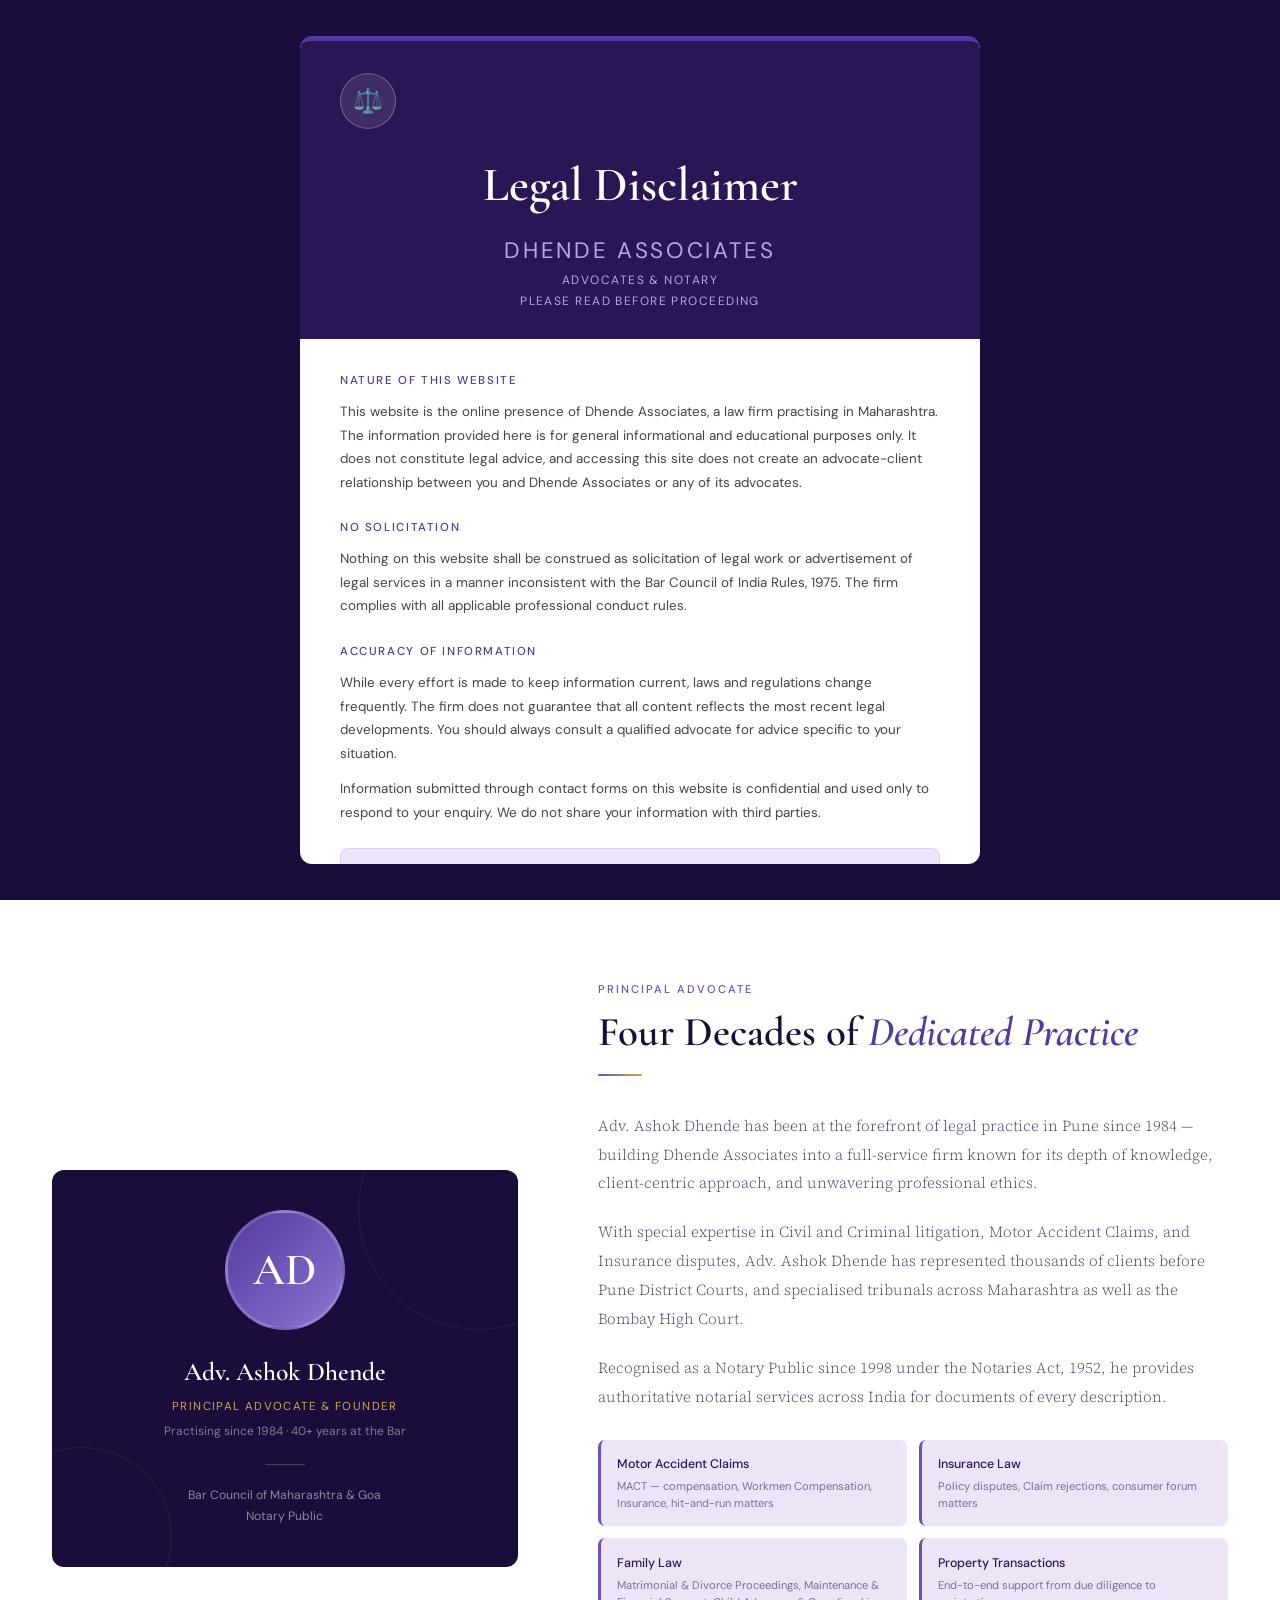
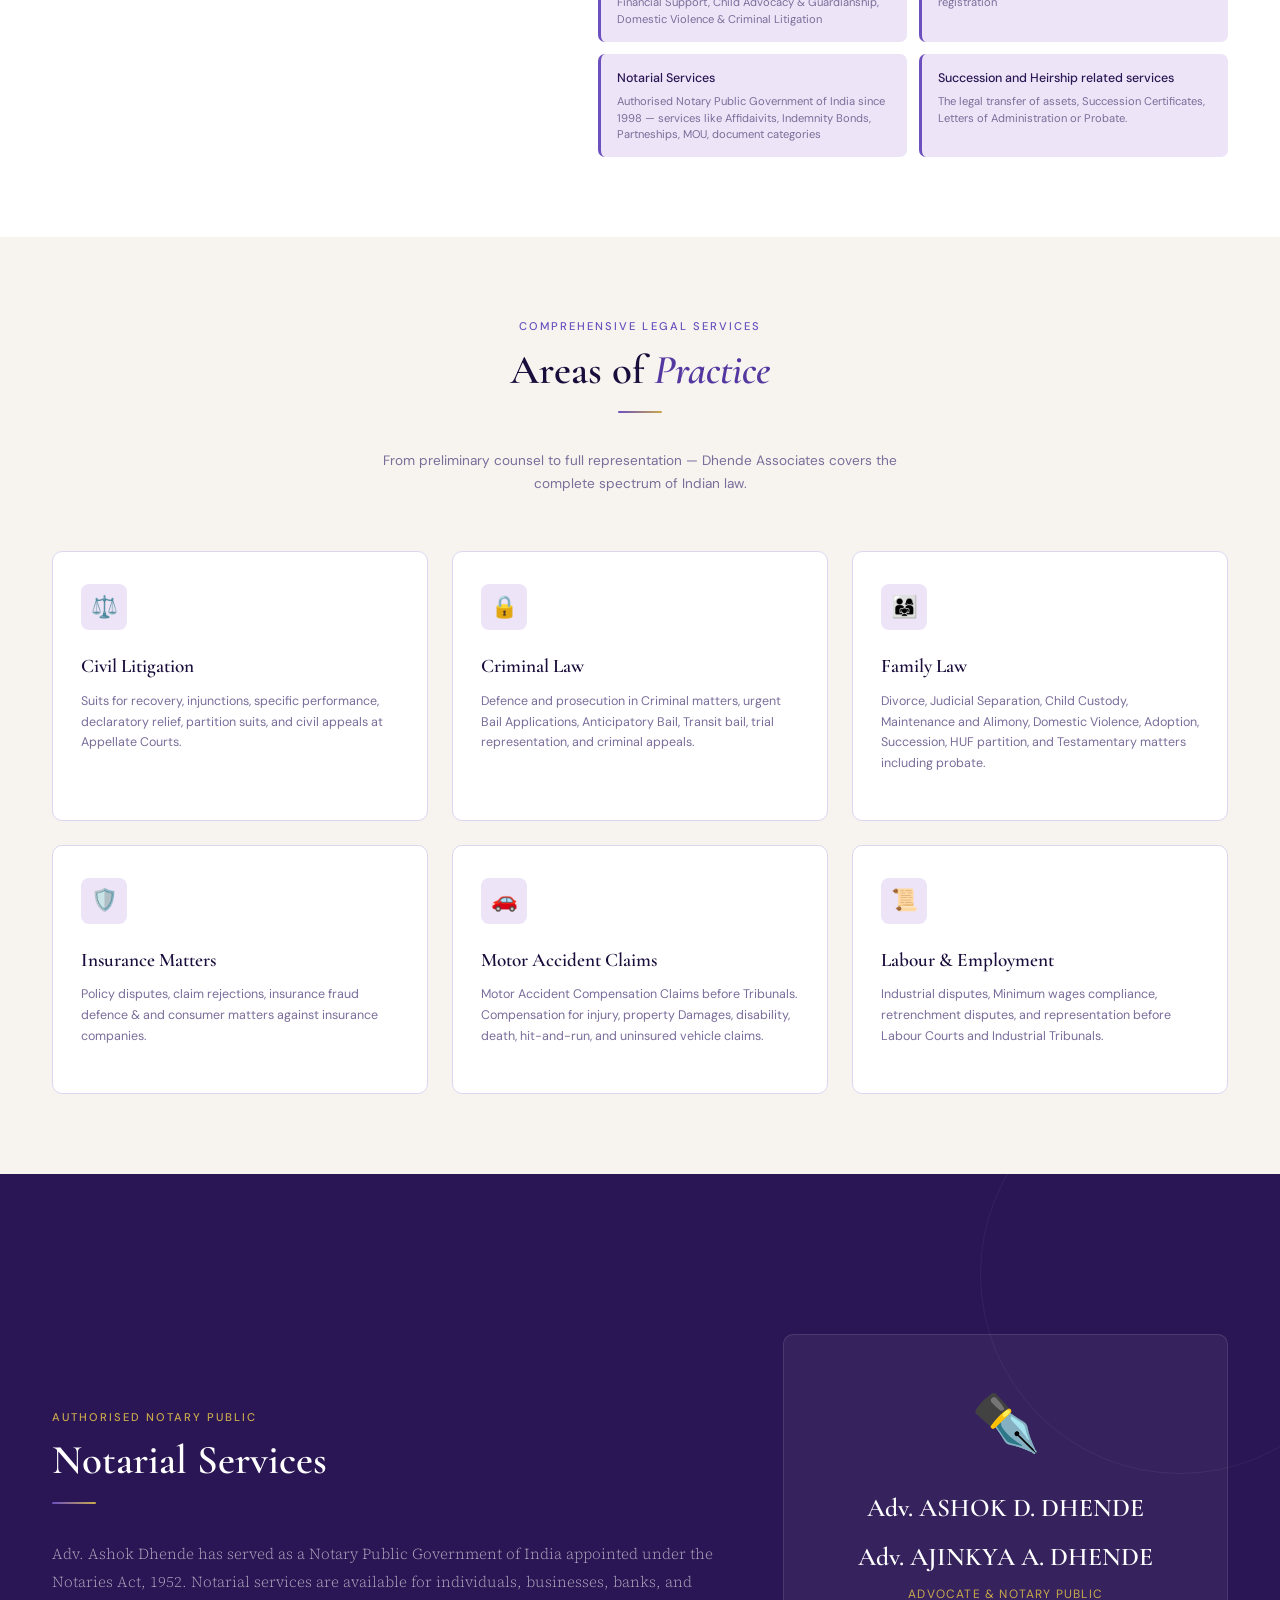
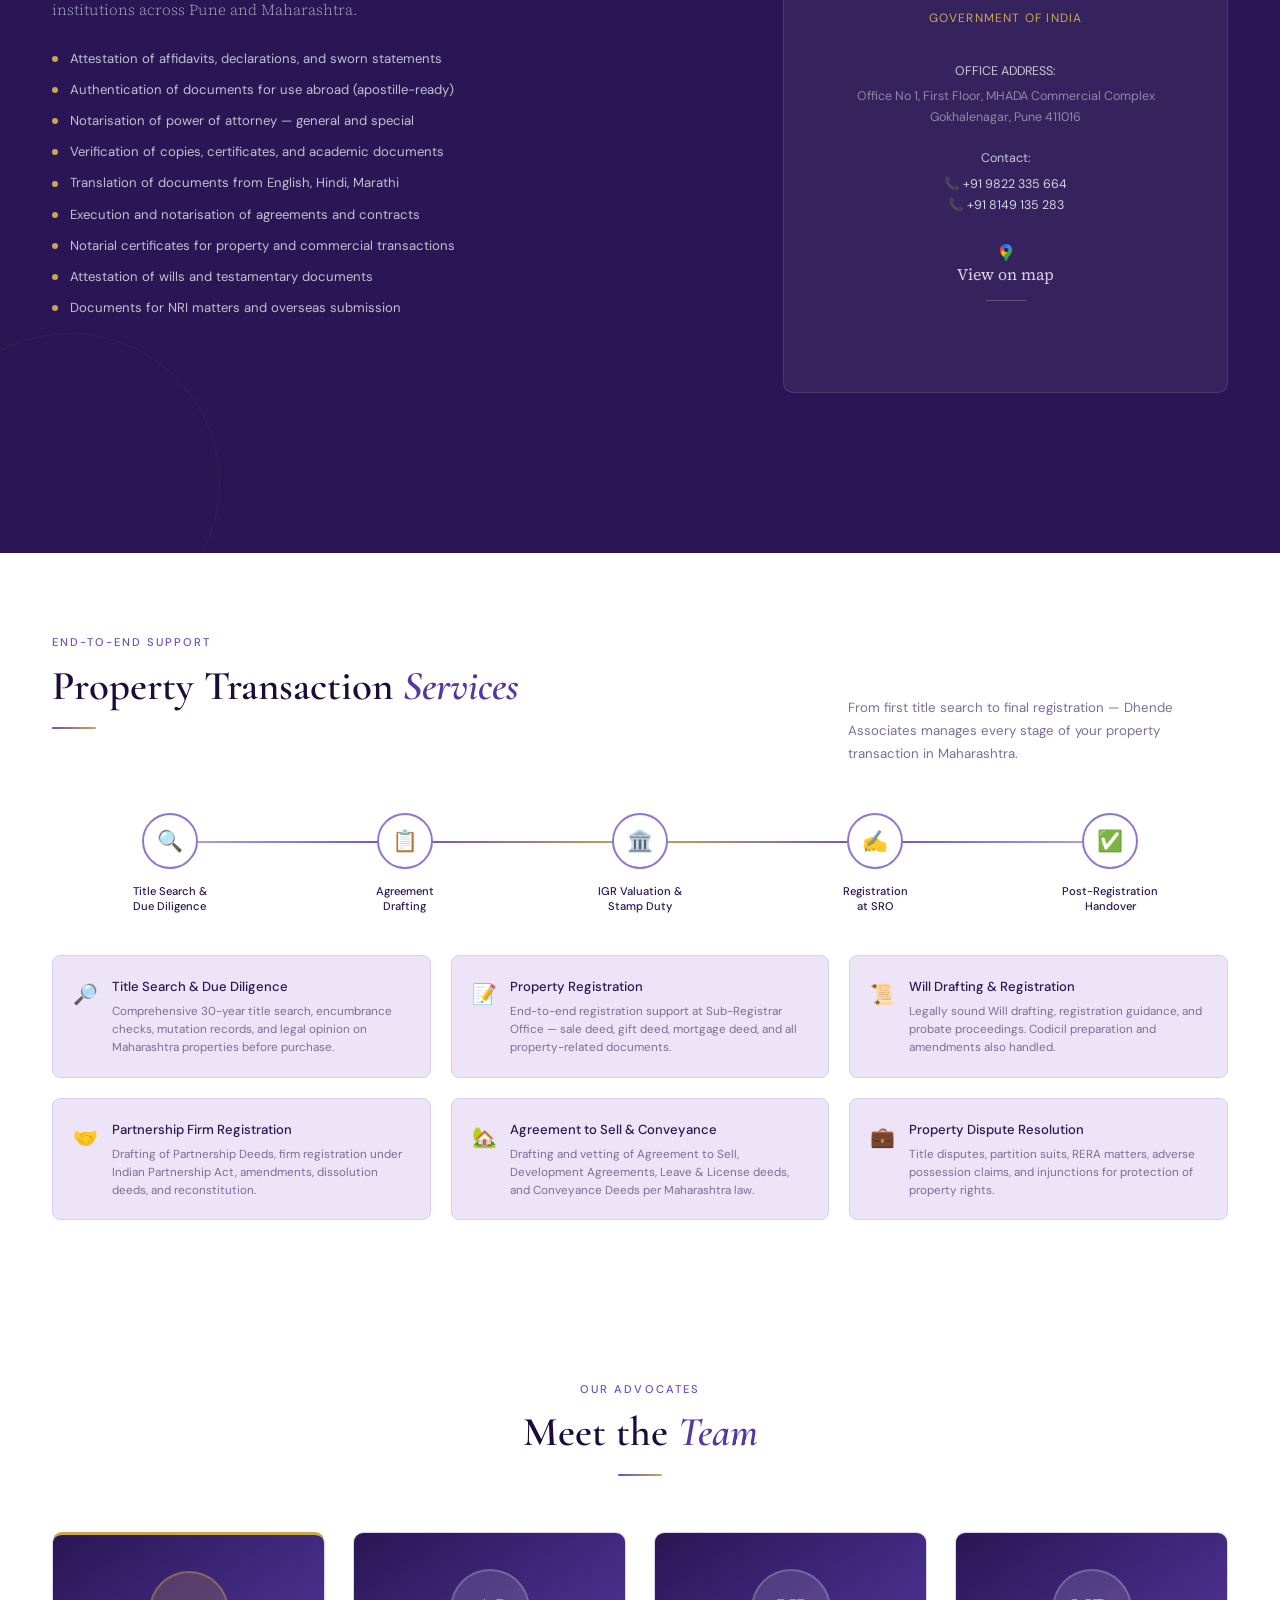
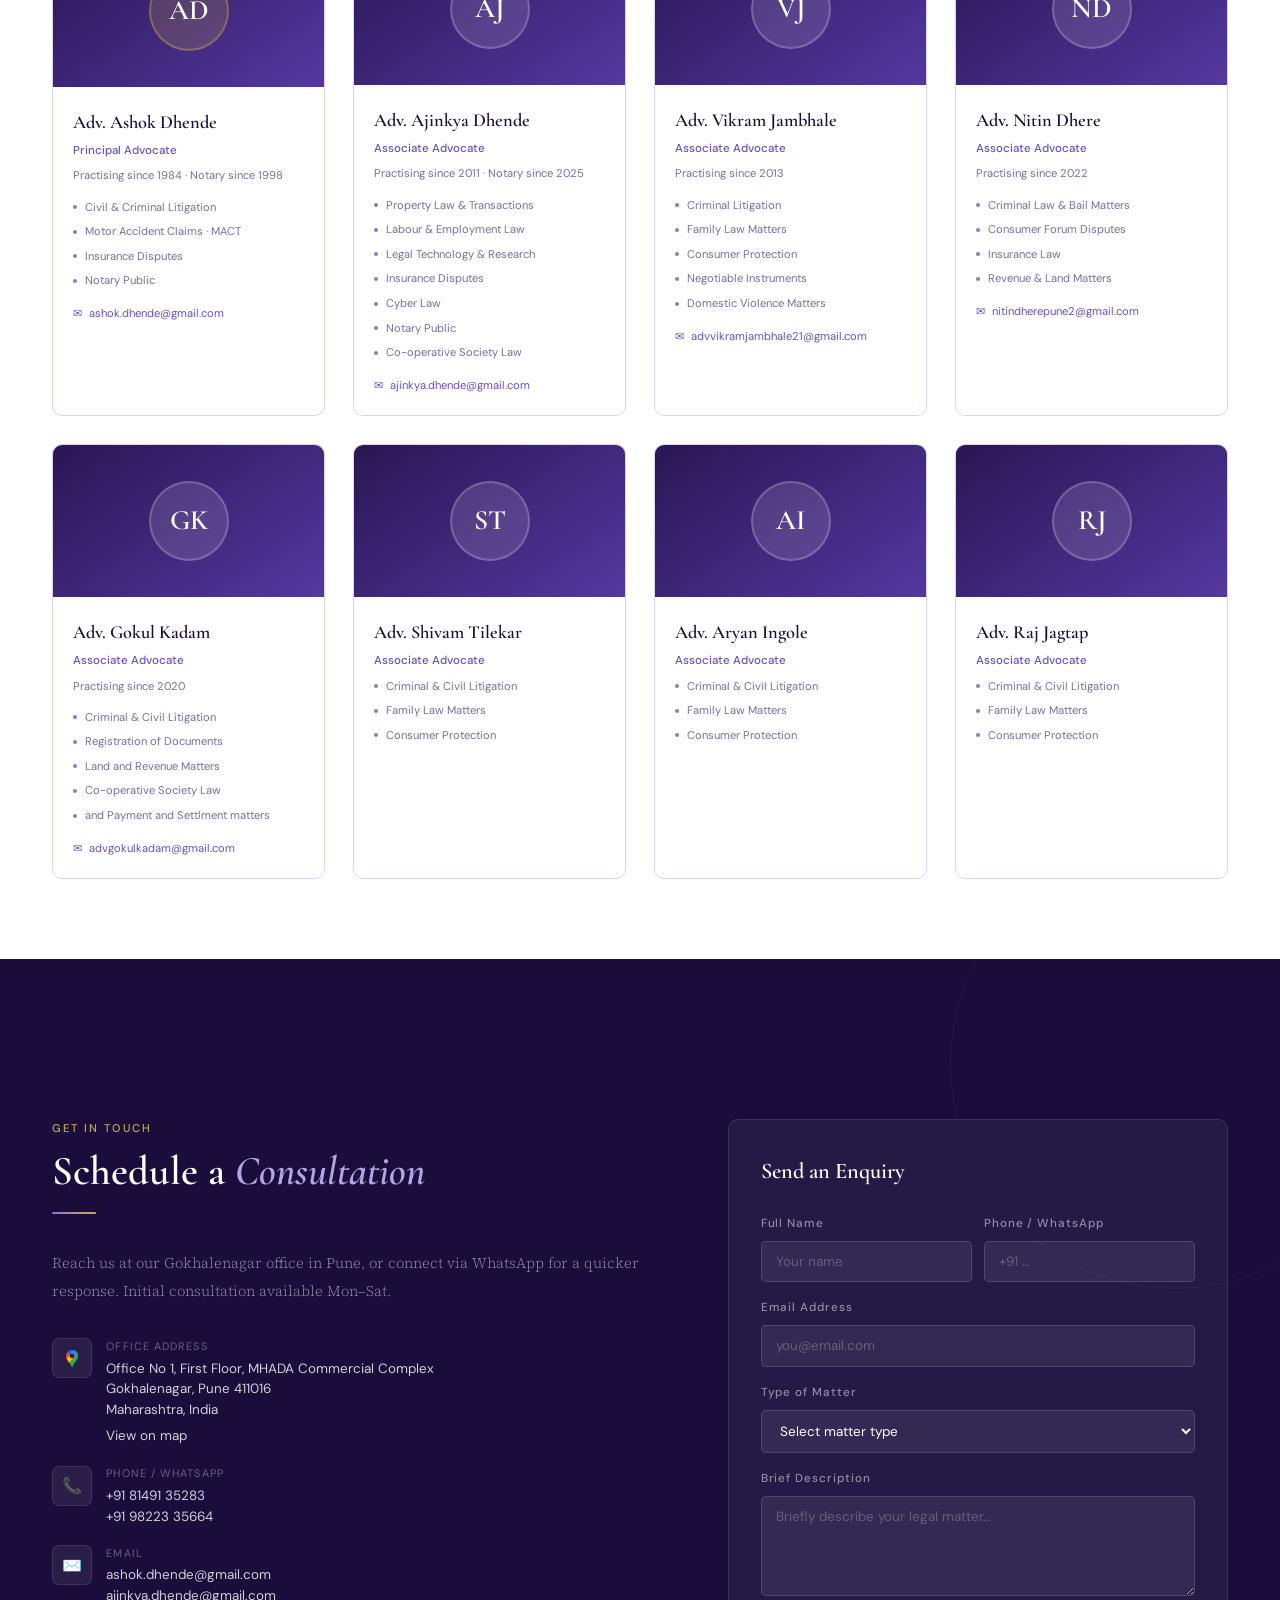
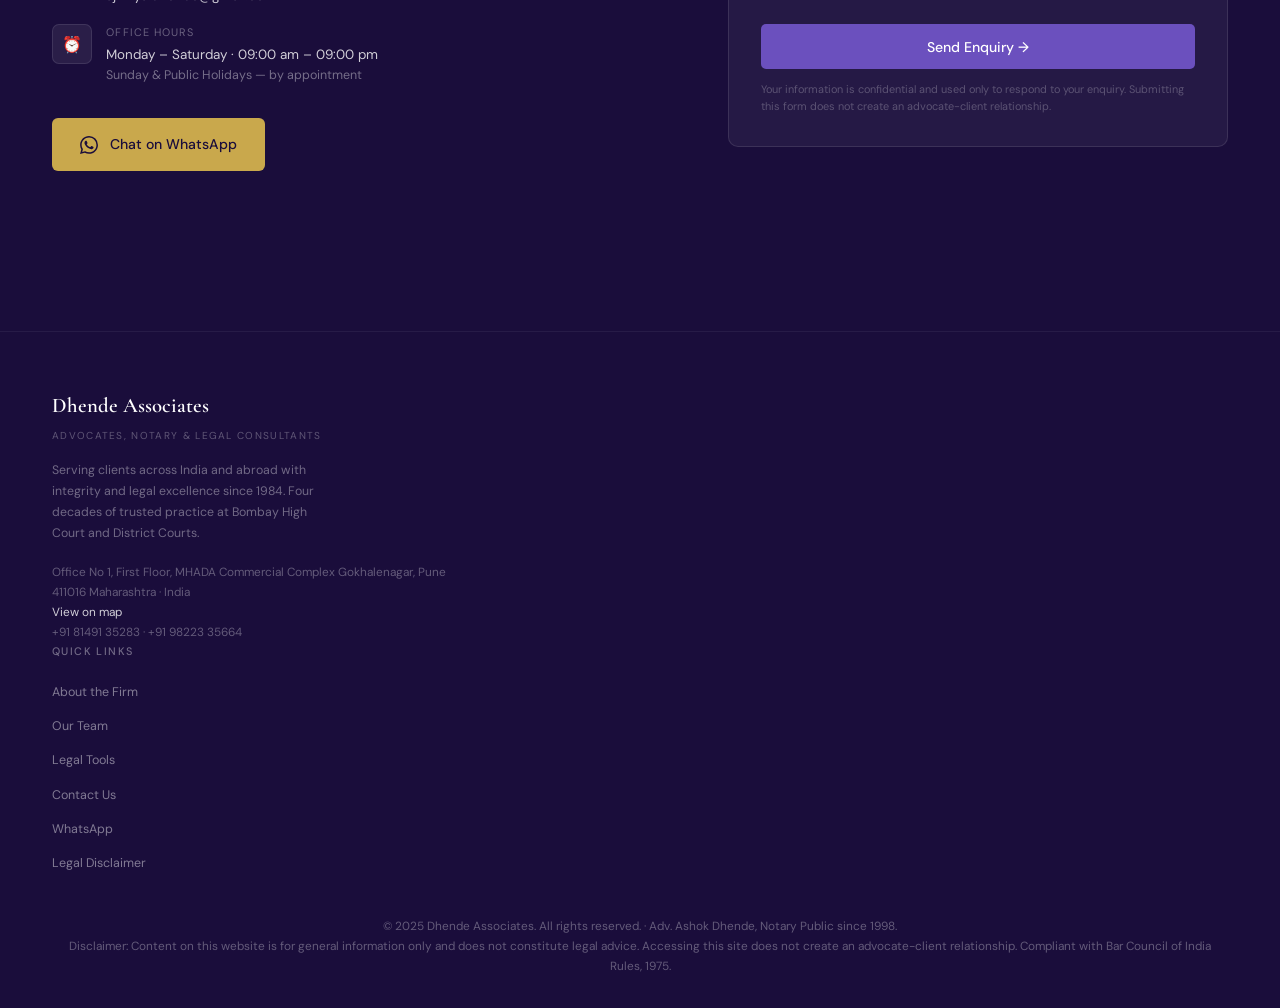
<file: Base file.html>
<!DOCTYPE html>
<html lang="en">
<head>
<meta charset="UTF-8">
<meta name="viewport" content="width=device-width,initial-scale=1.0">
<title>Dhende Associates — Advocates, Notary &amp; Legal Consultants</title>
<link rel="preconnect" href="https://fonts.googleapis.com">
<link rel="preconnect" href="https://fonts.gstatic.com" crossorigin>
<link href="https://fonts.googleapis.com/css2?family=Cormorant+Garamond:ital,wght@0,400;0,500;0,600;0,700;1,400;1,600&family=Source+Serif+4:opsz,wght@8..60,300;8..60,400;8..60,600&family=DM+Sans:wght@300;400;500&display=swap" rel="stylesheet">
 <link rel="stylesheet" href="style.css" />
</head>
<body>

<!-- ══════════════════════════════════
     LEGAL DISCLAIMER OVERLAY
══════════════════════════════════ -->
<div id="disclaimer-overlay">
  <div class="disc-box">
    <div class="disc-header">
      <div class="disc-seal aligntextcenter">⚖️</div>
      <div class="disc-title aligntextcenter">Legal Disclaimer</div>
      <div class="disc-sub1 aligntextcenter">Dhende Associates</div>
      <div class="disc-sub aligntextcenter">Advocates &amp; Notary</div>
      <div class="disc-sub aligntextcenter">Please read before proceeding</div>
    </div>
    <div class="disc-body">
      <div class="disc-section-title">Nature of this website</div>
      <p class="disc-text">This website is the online presence of Dhende Associates, a law firm practising in Maharashtra. The information provided here is for general informational and educational purposes only. It does not constitute legal advice, and accessing this site does not create an advocate-client relationship between you and Dhende Associates or any of its advocates.</p>
      <div class="disc-section-title">No solicitation</div>
      <p class="disc-text">Nothing on this website shall be construed as solicitation of legal work or advertisement of legal services in a manner inconsistent with the Bar Council of India Rules, 1975. The firm complies with all applicable professional conduct rules.</p>
      <div class="disc-section-title">Accuracy of information</div>
      <p class="disc-text">While every effort is made to keep information current, laws and regulations change frequently. The firm does not guarantee that all content reflects the most recent legal developments. You should always consult a qualified advocate for advice specific to your situation.</p>
      <p class="disc-text">Information submitted through contact forms on this website is confidential and used only to respond to your enquiry. We do not share your information with third parties.</p>
      <label class="disc-checkbox-row" for="disc-check">
        <input type="checkbox" id="disc-check" onchange="toggleAccept(this)">
        <span class="disc-checkbox-label">I have read and understood this disclaimer. I agree that my use of this website does not constitute solicitation of legal services and that no advocate-client relationship is created by accessing this site.</span>
      </label>
    </div>
    <div class="disc-actions">
      <button class="disc-accept" id="disc-accept-btn" onclick="acceptDisclaimer()">I Understand &amp; Proceed to Website</button>
      <button class="disc-decline" onclick="window.history.back()">Decline &amp; Exit</button>
    </div>
  </div>
</div>

<!-- ══════════════════════════════════
     WHATSAPP FLOAT
══════════════════════════════════ -->
<a href="https://wa.me/918149135283?text=Hello%20Dhende%20Associates%2C%20I%20would%20like%20to%20enquire%20about%20legal%20services." class="wa-float" target="_blank" rel="noopener" title="WhatsApp Us">
  <svg width="26" height="26" viewBox="0 0 24 24" fill="white"><path d="M17.472 14.382c-.297-.149-1.758-.867-2.03-.967-.273-.099-.471-.148-.67.15-.197.297-.767.966-.94 1.164-.173.199-.347.223-.644.075-.297-.15-1.255-.463-2.39-1.475-.883-.788-1.48-1.761-1.653-2.059-.173-.297-.018-.458.13-.606.134-.133.298-.347.446-.52.149-.174.198-.298.298-.497.099-.198.05-.371-.025-.52-.075-.149-.669-1.612-.916-2.207-.242-.579-.487-.5-.669-.51-.173-.008-.371-.01-.57-.01-.198 0-.52.074-.792.372-.272.297-1.04 1.016-1.04 2.479 0 1.462 1.065 2.875 1.213 3.074.149.198 2.096 3.2 5.077 4.487.709.306 1.262.489 1.694.625.712.227 1.36.195 1.871.118.571-.085 1.758-.719 2.006-1.413.248-.694.248-1.289.173-1.413-.074-.124-.272-.198-.57-.347m-5.421 7.403h-.004a9.87 9.87 0 01-5.031-1.378l-.361-.214-3.741.982.998-3.648-.235-.374a9.86 9.86 0 01-1.51-5.26c.001-5.45 4.436-9.884 9.888-9.884 2.64 0 5.122 1.03 6.988 2.898a9.825 9.825 0 012.893 6.994c-.003 5.45-4.437 9.884-9.885 9.884m8.413-18.297A11.815 11.815 0 0012.05 0C5.495 0 .16 5.335.157 11.892c0 2.096.547 4.142 1.588 5.945L.057 24l6.305-1.654a11.882 11.882 0 005.683 1.448h.005c6.554 0 11.89-5.335 11.893-11.893a11.821 11.821 0 00-3.48-8.413Z"/></svg>
  <span class="wa-tooltip">Chat on WhatsApp</span>
</a>

<!-- ══════════════════════════════════
     NAVBAR
══════════════════════════════════ -->
<nav id="navbar">
  <div class="nav-inner">
    <div class="nav-brand">
      <span class="nav-firm">Dhende Associates</span>
      <span class="nav-tagline">Advocates &amp; Notary Public </span>
    </div>
    <div class="nav-links">
      <a href="#principal">About</a>
      <a href="#practice">Practice Areas</a>
      <a href="#notary">Notary</a>
      <a href="#property">Property</a>
      <a href="#tools">Legal Tools</a>
      <a href="#team">Team</a>
      <a href="#contact">Contact</a>
    </div>
    <a class="nav-wa" href="https://wa.me/918149135283" target="_blank" rel="noopener">
      <svg width="14" height="14" viewBox="0 0 24 24" fill="currentColor"><path d="M17.472 14.382c-.297-.149-1.758-.867-2.03-.967-.273-.099-.471-.148-.67.15-.197.297-.767.966-.94 1.164-.173.199-.347.223-.644.075-.297-.15-1.255-.463-2.39-1.475-.883-.788-1.48-1.761-1.653-2.059-.173-.297-.018-.458.13-.606.134-.133.298-.347.446-.52.149-.174.198-.298.298-.497.099-.198.05-.371-.025-.52-.075-.149-.669-1.612-.916-2.207-.242-.579-.487-.5-.669-.51-.173-.008-.371-.01-.57-.01-.198 0-.52.074-.792.372-.272.297-1.04 1.016-1.04 2.479 0 1.462 1.065 2.875 1.213 3.074.149.198 2.096 3.2 5.077 4.487.709.306 1.262.489 1.694.625.712.227 1.36.195 1.871.118.571-.085 1.758-.719 2.006-1.413.248-.694.248-1.289.173-1.413-.074-.124-.272-.198-.57-.347m-5.421 7.403h-.004a9.87 9.87 0 01-5.031-1.378l-.361-.214-3.741.982.998-3.648-.235-.374a9.86 9.86 0 01-1.51-5.26c.001-5.45 4.436-9.884 9.888-9.884 2.64 0 5.122 1.03 6.988 2.898a9.825 9.825 0 012.893 6.994c-.003 5.45-4.437 9.884-9.885 9.884m8.413-18.297A11.815 11.815 0 0012.05 0C5.495 0 .16 5.335.157 11.892c0 2.096.547 4.142 1.588 5.945L.057 24l6.305-1.654a11.882 11.882 0 005.683 1.448h.005c6.554 0 11.89-5.335 11.893-11.893a11.821 11.821 0 00-3.48-8.413Z"/></svg>
      WhatsApp
    </a>
    <button class="hamburger" onclick="toggleMob()">
      <span></span><span></span><span></span>
    </button>
  </div>
</nav>
<div class="mob-menu" id="mobMenu">
  <a href="#principal" onclick="toggleMob()">About the Firm</a>
  <a href="#practice" onclick="toggleMob()">Practice Areas</a>
  <a href="#notary" onclick="toggleMob()">Notary Public</a>
  <a href="#property" onclick="toggleMob()">Property Services</a>
  <a href="#tools" onclick="toggleMob()">Legal Tools</a>
  <a href="#team" onclick="toggleMob()">Our Team</a>
  <a href="#contact" onclick="toggleMob()">Contact</a>
  <a class="mob-wa" href="https://wa.me/918149135283" target="_blank">💬 WhatsApp Us</a>
</div>
<!-- ══════════════════════════════════
     HERO
══════════════════════════════════ -->
<section class="hero" id="home">
  <div class="hero-geo"></div>
  <div class="hero-geo2"></div>
  <div class="hero-left-bar"></div>
  <div class="hero-inner">
    <div>
      <div class="hero-badge">Established since 1984</div>
      <h1 class="hero-h1">Trusted Advocates<br>for <em>Every Legal</em><br>Challenge</h1>
      <div class="hero-since">⚖️&nbsp;&nbsp;Principal Adv. Ashok Dhende · Practising since 1984</div>
      <p class="hero-desc">Four decades of dedicated legal practice in Civil &amp; Criminal litigation, Motor Accident Claims, Insurance Matters, Property Transactions, and Notary Services — serving India with integrity and expertise.</p>
      <div class="hero-btns">
        <button class="btn-gold" onclick="document.getElementById('contact').scrollIntoView({behavior:'smooth'})">Get Legal Advice</button>
        <button class="btn-primary" onclick="document.getElementById('practice').scrollIntoView({behavior:'smooth'})">Practice Areas</button>
        <button class="btn-ghost" onclick="document.getElementById('tools').scrollIntoView({behavior:'smooth'})">Free Legal Tools</button>
      </div>
    </div>
    <div>
      <div class="hero-card">
        <div class="hero-stats">
          <div class="hero-stat"><span class="stat-n">40+</span><span class="stat-l">Years Practice</span></div>
          <div class="hero-stat"><span class="stat-n">1984</span><span class="stat-l">Established</span></div>
          <div class="hero-stat"><span class="stat-n">1998</span><span class="stat-l">Notary Since</span></div>
          <div class="hero-stat"><span class="stat-n">8</span><span class="stat-l">Practice Areas</span></div>
        </div>
        <div class="hero-pills">
          <span class="pill pill-g">Civil Law</span>
          <span class="pill pill-g">Criminal Law</span>
          <span class="pill pill-g">Family Law</span>
          <span class="pill pill-g">Motor Accident Claims</span>
          <span class="pill pill-g">Insurance Matters</span>
          <span class="pill pill-g">Property Law</span>
          <span class="pill pill-g">Notary Public Services</span>
          <span class="pill pill-g">Startup Legal Consultations</span>
          <span class="pill pill-g">Due Diligence</span>
        </div>
      </div>
    </div>
  </div>
  <div class="hero-scroll">
    <div class="hero-scroll-line"></div>
    <span>Scroll</span>
  </div>
</section>

<!-- ══════════════════════════════════
     PRINCIPAL
══════════════════════════════════ -->
<section class="principal" id="principal">
  <div class="container">
    <div class="principal-inner">
      <div class="reveal">
        <div class="principal-card">
          <div class="principal-avatar">AD</div>
          <div class="principal-name">Adv. Ashok Dhende</div>
          <div class="principal-role">Principal Advocate &amp; Founder</div>
          <div class="principal-since">Practising since 1984 · 40+ years at the Bar</div>
          <div class="principal-divider"></div>
          <div class="principal-creds">
            Bar Council of Maharashtra &amp; Goa<br>
          </div>
         
          <div class="principal-creds">Notary Public</div>
         
        </div>
      </div>
      <div class="principal-content reveal reveal-d2">
        <span class="eyebrow">Principal Advocate</span>
        <h2 class="section-title">Four Decades of <em>Dedicated Practice</em></h2>
        <div class="rule"></div>
        <p class="principal-text">Adv. Ashok Dhende has been at the forefront of legal practice in Pune since 1984 — building Dhende Associates into a full-service firm known for its depth of knowledge, client-centric approach, and unwavering professional ethics.</p>
        <p class="principal-text">With special expertise in Civil and Criminal litigation, Motor Accident Claims, and Insurance disputes, Adv. Ashok Dhende has represented thousands of clients before Pune District Courts, and specialised tribunals across Maharashtra as well as the Bombay High Court.</p>
        <p class="principal-text">Recognised as a Notary Public since 1998 under the Notaries Act, 1952, he provides authoritative notarial services across India for documents of every description.</p>
        <div class="principal-highlights">
          
          <div class="highlight-item">
            <div class="hi-title">Motor Accident Claims</div>
            <div class="hi-desc">MACT — compensation, Workmen Compensation, Insurance, hit-and-run matters</div>
          </div>

          <div class="highlight-item">
            <div class="hi-title">Insurance Law</div>
            <div class="hi-desc">Policy disputes, Claim rejections, consumer forum matters</div>
          </div>

           <div class="highlight-item">
            <div class="hi-title">Family Law</div>
            <div class="hi-desc">Matrimonial & Divorce Proceedings, Maintenance & Financial Support, Child Advocacy & Guardianship, Domestic Violence & Criminal Litigation</div>
          </div>

          <div class="highlight-item">
            <div class="hi-title">Property Transactions</div>
            <div class="hi-desc">End-to-end support from due diligence to registration</div>
          </div>

          <div class="highlight-item">
            <div class="hi-title">Notarial Services</div>
            <div class="hi-desc">Authorised Notary Public Government of India since 1998 — services like Affidaivits, Indemnity Bonds, Partneships, MOU, document categories</div>
            
          </div>
           <div class="highlight-item">
            <div class="hi-title">Succession and Heirship related services</div>
            <div class="hi-desc"> The legal transfer of assets, Succession Certificates, Letters of Administration or Probate.</div>
          </div>

        </div>
      </div>
    </div>
  </div>
</section>

<!-- ══════════════════════════════════
     PRACTICE AREAS
══════════════════════════════════ -->
<section class="practice" id="practice">
  <div class="container">
    <div class="practice-head">
      <span class="eyebrow reveal">Comprehensive Legal Services</span>
      <h2 class="section-title reveal">Areas of <em>Practice</em></h2>
      <div class="rule center reveal"></div>
      <p class="reveal" style="font-family:var(--ff-u);font-size:.85rem;color:var(--muted);max-width:520px;margin:0 auto">From preliminary counsel to full representation — Dhende Associates covers the complete spectrum of Indian law.</p>
    </div>
    <div class="practice-grid">


      <div class="pa-card reveal reveal-d4">
        <div class="pa-icon-wrap">⚖️</div>
        <div class="pa-name">Civil Litigation</div>
        <p class="pa-desc">Suits for recovery, injunctions, specific performance, declaratory relief, partition suits, and civil appeals at Appellate Courts.</p>
     
      </div>

      <div class="pa-card reveal reveal-d2">
        <div class="pa-icon-wrap">🔒</div>
        <div class="pa-name">Criminal Law</div>
        <p class="pa-desc">Defence and prosecution in Criminal matters, urgent Bail Applications, Anticipatory Bail, Transit bail, trial representation, and criminal appeals.</p>
  
      </div>

      <div class="pa-card reveal reveal-d3">
        <div class="pa-icon-wrap">👨‍👩‍👧</div>
        <div class="pa-name">Family Law</div>
        <p class="pa-desc">Divorce, Judicial Separation, Child Custody, Maintenance and Alimony, Domestic Violence, Adoption, Succession, HUF partition, and Testamentary matters including probate.</p>
        
      </div>

      <div class="pa-card reveal reveal-d2">
        <div class="pa-icon-wrap">🛡️</div>
        <div class="pa-name">Insurance Matters</div>
        <p class="pa-desc">Policy disputes, claim rejections, insurance fraud defence  &amp; and consumer matters against insurance companies.</p>
        
      </div>

      <div class="pa-card reveal reveal-d2">
        <div class="pa-icon-wrap">🚗</div>
        <div class="pa-name">Motor Accident Claims</div>
        <p class="pa-desc"> Motor Accident Compensation Claims before Tribunals. Compensation for injury, property Damages, disability, death, hit-and-run, and uninsured vehicle claims.</p>
        
      </div>
  

      <div class="pa-card reveal reveal-d4">
        <div class="pa-icon-wrap">📜</div>
        <div class="pa-name">Labour &amp; Employment</div>
        <p class="pa-desc">Industrial disputes, Minimum wages compliance, retrenchment disputes, and representation before Labour Courts and Industrial Tribunals.</p>
        
      </div>


    </div>
  </div>
</section>

<!-- ══════════════════════════════════
     NOTARY PUBLIC
══════════════════════════════════ -->
<section class="notary" id="notary">
  <div class="container" style="padding:5rem 2rem">
    <div class="notary-inner">
      <div class="reveal">
        <span class="eyebrow">Authorised Notary Public</span>
        <h2 class="section-title">Notarial Services </h2>
        <div class="rule"></div>
        <p class="notary-text">Adv. Ashok Dhende has served as a Notary Public Government of India appointed under the Notaries Act, 1952. Notarial services are available for individuals, businesses, banks, and institutions across Pune and Maharashtra.</p>
        <ul class="notary-services">
          <li>Attestation of affidavits, declarations, and sworn statements</li>
          <li>Authentication of documents for use abroad (apostille-ready)</li>
          <li>Notarisation of power of attorney — general and special</li>
          <li>Verification of copies, certificates, and academic documents</li>
          <li>Translation of documents from English, Hindi, Marathi</li>
          <li>Execution and notarisation of agreements and contracts</li>
          <li>Notarial certificates for property and commercial transactions</li>
          <li>Attestation of wills and testamentary documents</li>
          <li>Documents for NRI matters and overseas submission</li>
        </ul>
      </div>
      <div class="notary-stamp">
        <div class="notary-stamp-icon">✒️</div>
        <div class="notary-stamp-title">Adv. ASHOK D. DHENDE</div>
        <div class="notary-stamp-title">Adv. AJINKYA A. DHENDE</div>
        <div class="notary-stamp-sub"> Advocate & Notary Public</div>
        <div class="notary-stamp-sub">Government of India</div>
        <div class="notary-stamp-detail" style="margin-top:2rem">
        <div class="notary-stamp-detail" style="margin-bottom:1.75rem">
        <div class="notary-stamp-detail" style="margin-bottom: .25rem; color:rgba(255, 255, 255, 0.745)">OFFICE ADDRESS:</div>
          Office No 1, First Floor, MHADA Commercial Complex<br>
          Gokhalenagar, Pune 411016<br>
         <div class="notary-stamp-detail" style="margin-bottom: .25rem;margin-top:1.25rem; color:rgba(255, 255, 255, 0.745)">Contact: </div>
        <a href="tel:+919822335664" style="color:rgba(255,255,255,.8);">📞 +91 9822 335 664</a><br> 
        <a href="tel:+919814913528" style="color:rgba(255,255,255,.8);">📞 +91 8149 135 283</a><br> 
        
          </div> 
        </div>
         <img src="Pin.png" alt="Office Location" style="width:12px;margin:0 auto;display:block;margin-top:1.5rem;">
        <a href="https://maps.app.goo.gl/FT5mNgG5bBRJW8A99" style="color:rgba(255,255,255,.8);animation:pulseGold 2s infinite;margin-top:3rem">View on map</a>
        <div class="notary-stamp-line"></div>
        <div class="notary-stamp-detail" style="color:rgba(255,255,255,.3);font-size:.7rem;">
          <br>
          </div>
      </div>
    </div>
  </div>
</section>

<!-- ══════════════════════════════════
     PROPERTY SERVICES
══════════════════════════════════ -->
<section class="property" id="property">
  <div class="container">
    <div class="property-head">
      <div>
        <span class="eyebrow reveal">End-to-End Support</span>
        <h2 class="section-title reveal">Property Transaction <em>Services</em></h2>
        <div class="rule reveal"></div>
      </div>
      <p class="reveal" style="max-width:380px;font-family:var(--ff-u);font-size:.83rem;color:var(--muted);line-height:1.7">From first title search to final registration — Dhende Associates manages every stage of your property transaction in Maharashtra.</p>
    </div>
    <!-- Transaction Flow -->
    <div class="property-flow reveal">
      <div class="flow-step">
        <div class="flow-dot">🔍</div>
        <span class="flow-label">Title Search &amp;<br>Due Diligence</span>
      </div>
      <div class="flow-step">
        <div class="flow-dot">📋</div>
        <span class="flow-label">Agreement<br>Drafting</span>
      </div>
      <div class="flow-step">
        <div class="flow-dot">🏛️</div>
        <span class="flow-label">IGR Valuation &amp;<br>Stamp Duty</span>
      </div>
      <div class="flow-step">
        <div class="flow-dot">✍️</div>
        <span class="flow-label">Registration<br>at SRO</span>
      </div>
      <div class="flow-step">
        <div class="flow-dot">✅</div>
        <span class="flow-label">Post-Registration<br>Handover</span>
      </div>
    </div>
    <!-- Services grid -->
    <div class="property-services-grid">
      <div class="prop-service reveal reveal-d2">
        <span class="prop-service-icon">🔎</span>
        <div>
          <div class="prop-service-title">Title Search &amp; Due Diligence</div>
          <div class="prop-service-desc">Comprehensive 30-year title search, encumbrance checks, mutation records, and legal opinion on Maharashtra properties before purchase.</div>
        </div>
      </div>
      <div class="prop-service reveal reveal-d3">
        <span class="prop-service-icon">📝</span>
        <div>
          <div class="prop-service-title">Property Registration</div>
          <div class="prop-service-desc">End-to-end registration support at Sub-Registrar Office — sale deed, gift deed, mortgage deed, and all property-related documents.</div>
        </div>
      </div>
      <div class="prop-service reveal reveal-d4">
        <span class="prop-service-icon">📜</span>
        <div>
          <div class="prop-service-title">Will Drafting &amp; Registration</div>
          <div class="prop-service-desc">Legally sound Will drafting, registration guidance, and probate proceedings. Codicil preparation and amendments also handled.</div>
        </div>
      </div>
      <div class="prop-service reveal reveal-d2">
        <span class="prop-service-icon">🤝</span>
        <div>
          <div class="prop-service-title">Partnership Firm Registration</div>
          <div class="prop-service-desc">Drafting of Partnership Deeds, firm registration under Indian Partnership Act, amendments, dissolution deeds, and reconstitution.</div>
        </div>
      </div>
      <div class="prop-service reveal reveal-d3">
        <span class="prop-service-icon">🏡</span>
        <div>
          <div class="prop-service-title">Agreement to Sell &amp; Conveyance</div>
          <div class="prop-service-desc">Drafting and vetting of Agreement to Sell, Development Agreements, Leave &amp; License deeds, and Conveyance Deeds per Maharashtra law.</div>
        </div>
      </div>
      <div class="prop-service reveal reveal-d4">
        <span class="prop-service-icon">💼</span>
        <div>
          <div class="prop-service-title">Property Dispute Resolution</div>
          <div class="prop-service-desc">Title disputes, partition suits, RERA matters, adverse possession claims, and injunctions for protection of property rights.</div>
        </div>
      </div>
    </div>
  </div>
</section>

<!-- ══════════════════════════════════
     LEGAL TOOLS
══════════════════════════════════
<section class="tools" id="tools">
  <div class="container">
    <div class="tools-head">
      <span class="eyebrow reveal">Free Legal Resources</span>
      <h2 class="section-title reveal">Legal Tools &amp; Templates</h2>
      <div class="rule center reveal"></div>
      <p class="reveal" style="font-family:var(--ff-u);font-size:.85rem;color:var(--muted);max-width:520px;margin:0 auto">Download free legal templates, checklists, and guides for common legal processes in India — prepared by our advocates.</p>
    </div>
    <div class="tools-grid">
      <a href="#" class="tool-card reveal reveal-d2">
        <div class="tool-icon">📄</div>
        <div class="tool-name">General Power of Attorney Template</div>
        <div class="tool-desc">A comprehensive template for General Power of Attorney under Indian law, with instructions for use and execution.</div>
        <div class="tool-arrow">Download →</div>
      </a>
      <a href="#" class="tool-card reveal reveal-d3">
        <div class="tool-icon">📝</div>
        <div class="tool-name">Affidavit Template</div>
        <div class="tool-desc">A versatile affidavit template for various purposes — identity, residence, relationship, and more — compliant with Indian legal standards.</div>
        <div class="tool-arrow">Download →</div>
      </a>
      <a href="#" class="tool-card reveal reveal-d4">
        <div class="tool-icon">📑</div>
        <div class="tool-name">Will Template</div>
        <div class="tool-desc">A legally sound Will template for individuals to draft their testamentary documents in accordance with Indian succession laws.</div>
        <div class="tool-arrow">Download →</div>
      </a>
      <a href="#" class="tool-card reveal reveal-d2">        
        <div class="tool-icon">📋</div>
        <div class="tool-name">Rental Agreement Template</div>
        <div class="tool-desc">A comprehensive rental agreement template for residential and commercial leases, compliant with Maharashtra Rent Control Act.</div>
        <div class="tool-arrow">Download →</div>
      </a>
      <a href="#" class="tool-card reveal reveal-d3">
        <div class="tool-icon">⚖️</div>
        <div class="tool-name">Legal Notice Template</div>
        <div class="tool-desc">A ready-to-use legal notice template for pre-litigation communication and dispute resolution.</div>
        <div class="tool-arrow">Download →</div>
      </a>
    </div>
  </div>
</section>

 -->



<!-- ══════════════════════════════════
     TEAM
══════════════════════════════════ -->
<section class="team" id="team">
  <div class="container">
    <div class="team-head">
      <span class="eyebrow reveal">Our Advocates</span>
      <h2 class="section-title reveal">Meet the <em>Team</em></h2>
      <div class="rule center reveal"></div>
    </div>
    <div class="team-grid">
      <!-- Principal -->
      <div class="team-card principal-card-team reveal">
        <div class="team-avatar-wrap">
          <div class="team-avatar">AD</div>
        </div>
        <div class="team-body">
          <div class="team-name">Adv. Ashok Dhende</div>
          <div class="team-role">Principal Advocate</div>
          <div class="team-since">Practising since 1984 · Notary since 1998</div>
          <ul class="team-specs">
            <li>Civil &amp; Criminal Litigation</li>
            <li>Motor Accident Claims · MACT</li>
            <li>Insurance Disputes</li>
            <li>Notary Public</li>
          </ul>
          <div class="team-email">
            <span>✉</span>
            <a href="mailto:ashok.dhende@gmail.com" style="color:var(--p500)">ashok.dhende@gmail.com</a>
          </div>
        </div>
      </div>
      <!-- Ajinkya -->
      <div class="team-card reveal reveal-d2">
        <div class="team-avatar-wrap">
          <div class="team-avatar">AJ</div>
        </div>
        <div class="team-body">
          <div class="team-name">Adv. Ajinkya Dhende</div>
          <div class="team-role">Associate Advocate</div>
          <div class="team-since">Practising since 2011 · Notary since 2025</div>  
          <ul class="team-specs">
            <li>Property Law &amp; Transactions</li>
            <li>Labour &amp; Employment Law</li>
            <li>Legal Technology &amp; Research</li>
            <li>Insurance Disputes</li>
            <li>Cyber Law</li>
            <li>Notary Public</li>
            <li>Co-operative Society Law</li>
          </ul>
          <div class="team-email">
            <span>✉</span>
            <a href="mailto:ajinkya.dhende@gmail.com" style="color:var(--p500)">ajinkya.dhende@gmail.com</a>
          </div>
        </div>
      </div>
      <!-- Vikram -->
      <div class="team-card reveal reveal-d3">
        <div class="team-avatar-wrap">
          <div class="team-avatar">VJ</div>
        </div>
        <div class="team-body">
          <div class="team-name">Adv. Vikram Jambhale</div>
          <div class="team-role">Associate Advocate</div>
          <div class="team-since">Practising since 2013 </div>
          <ul class="team-specs">
            <li>Criminal Litigation</li>
            <li>Family Law Matters</li>
            <li>Consumer Protection</li>
            <li>Negotiable Instruments</li>
            <li>Domestic Violence Matters</li>
          </ul>
          <div class="team-email">
            <span>✉</span>
            <a href="mailto:advvikramjambhale21@gmail.com" style="color:var(--p500)">advvikramjambhale21@gmail.com</a>
          </div>
        </div>
      </div>
      <!-- Nitin -->
      <div class="team-card reveal reveal-d4">
        <div class="team-avatar-wrap">
          <div class="team-avatar">ND</div>
        </div>
        <div class="team-body">
          <div class="team-name">Adv. Nitin Dhere</div>
          <div class="team-role">Associate Advocate</div>
          <div class="team-since">Practising since 2022</div>
        <ul class="team-specs">
            <li>Criminal Law &amp; Bail Matters</li>
            <li>Consumer Forum Disputes</li>
            <li>Insurance Law</li>
            <li>Revenue &amp; Land Matters</li>
          </ul>
          <div class="team-email">
            <span>✉</span>
            <a href="mailto:nitindherepune2@gmail.com" style="color:var(--p500)">nitindherepune2@gmail.com</a>
          </div>
        </div>
      </div>

      <!-- Gokul -->
      <div class="team-card reveal reveal-d3">
        <div class="team-avatar-wrap">
          <div class="team-avatar">GK</div>
        </div>
        <div class="team-body">
          <div class="team-name">Adv. Gokul Kadam</div>
          <div class="team-role">Associate Advocate</div>
          <div class="team-since">Practising since 2020  </div>
          <ul class="team-specs">
            <li>Criminal & Civil Litigation</li>
            <li>Registration of Documents</li>
            <li>Land and Revenue Matters</li>
            <li>Co-operative Society Law</li>
            <li>  and Payment and Settlment matters </li> 
          </ul>
          <div class="team-email">
            <span>✉</span>
            <a href="mailto:advgokulkadam@gmail.com" style="color:var(--p500)">advgokulkadam@gmail.com</a>
          </div>
        </div>
      </div>
      <!-- Shivam -->
      <div class="team-card reveal reveal-d3">
        <div class="team-avatar-wrap">
          <div class="team-avatar">ST</div>
        </div>
        <div class="team-body">
          <div class="team-name">Adv. Shivam Tilekar</div>
          <div class="team-role">Associate Advocate</div>
          <ul class="team-specs">
            <li>Criminal & Civil Litigation</li>
            <li>Family Law Matters</li>
            <li>Consumer Protection</li>
            </ul>
        
        </div>
      </div>

      <!-- Aryan Ingole -->
      <div class="team-card reveal reveal-d3">
        <div class="team-avatar-wrap">
          <div class="team-avatar">AI</div>
        </div>
        <div class="team-body">
          <div class="team-name">Adv. Aryan Ingole</div>
          <div class="team-role">Associate Advocate</div>
          <ul class="team-specs">
            <li>Criminal & Civil Litigation</li>
            <li>Family Law Matters</li>
            <li>Consumer Protection</li>
          </ul>
        
        </div>
      </div>

<!-- Raj  -->
      <div class="team-card reveal reveal-d3">
        <div class="team-avatar-wrap">
          <div class="team-avatar">RJ</div>
        </div>
        <div class="team-body">
          <div class="team-name">Adv. Raj Jagtap</div>
          <div class="team-role">Associate Advocate</div>
          <ul class="team-specs">
            <li>Criminal & Civil Litigation</li>
            <li>Family Law Matters</li>
            <li>Consumer Protection</li>
            </ul>
        
        </div>
      </div>

    </div>
  </div>
</section>

<!-- ══════════════════════════════════
     CONTACT
══════════════════════════════════ -->
<section class="contact" id="contact">
  <div class="container" style="padding-top:5rem;padding-bottom:5rem">
    <div class="contact-inner">
      <div>
        <span class="eyebrow reveal">Get in Touch</span>
        <h2 class="section-title reveal">Schedule a <em>Consultation</em></h2>
        <div class="rule reveal" style="background:linear-gradient(to right,var(--p400),var(--gold))"></div>
        <p class="contact-desc reveal">Reach us at our Gokhalenagar office in Pune, or connect via WhatsApp for a quicker response. Initial consultation available Mon–Sat.</p>
        <div class="contact-items reveal">
          <div class="contact-item">
            <div class="c-icon"><img src="Pin.png" alt="Office Location" style="width:12px;margin:0;"></div>
            <div>
              <div class="c-label">Office Address</div>
              <div class="c-val">Office No 1, First Floor, MHADA Commercial Complex<br>Gokhalenagar, Pune 411016<br>Maharashtra, India</div>
              <a class="c-val" href="https://maps.app.goo.gl/FT5mNgG5bBRJW8A99" style="color:rgba(255,255,255,.8);animation:pulseGold 2s infinite;margin-top:1rem" target="_blank" rel="noopener">View on map</a>
            </div>
          </div>
          <div class="contact-item">
            <div class="c-icon">📞</div>
            <div>
              <div class="c-label">Phone / WhatsApp</div>
              <div class="c-val">
                <a href="tel:+918149135283">+91 81491 35283</a><br>
                <a href="tel:+919822335664">+91 98223 35664</a>
              </div>
            </div>
          </div>
          <div class="contact-item">
            <div class="c-icon">✉️</div>
            <div>
              <div class="c-label">Email</div>
              <div class="c-val">
                <a href="mailto:ashok.dhende@gmail.com">ashok.dhende@gmail.com</a><br>
                <a href="mailto:ajinkya.dhende@gmail.com">ajinkya.dhende@gmail.com</a>
              </div>
            </div>
          </div>
          <div class="contact-item">
            <div class="c-icon">⏰</div>
            <div>
              <div class="c-label">Office Hours</div>
              <div class="c-val">Monday – Saturday · 09:00 am – 09:00 pm<br><span style="color:rgba(255,255,255,.4);font-size:.78rem">Sunday &amp; Public Holidays — by appointment</span></div>
            </div>
          </div>
        </div>
        <div class="reveal">
          <a class="wa-btn" href="https://wa.me/918149135283?text=Hello%20Dhende%20Associates%2C%20I%20would%20like%20to%20book%20a%20consultation." target="_blank" rel="noopener">
            <svg width="18" height="18" viewBox="0 0 24 24" fill="currentColor"><path d="M17.472 14.382c-.297-.149-1.758-.867-2.03-.967-.273-.099-.471-.148-.67.15-.197.297-.767.966-.94 1.164-.173.199-.347.223-.644.075-.297-.15-1.255-.463-2.39-1.475-.883-.788-1.48-1.761-1.653-2.059-.173-.297-.018-.458.13-.606.134-.133.298-.347.446-.52.149-.174.198-.298.298-.497.099-.198.05-.371-.025-.52-.075-.149-.669-1.612-.916-2.207-.242-.579-.487-.5-.669-.51-.173-.008-.371-.01-.57-.01-.198 0-.52.074-.792.372-.272.297-1.04 1.016-1.04 2.479 0 1.462 1.065 2.875 1.213 3.074.149.198 2.096 3.2 5.077 4.487.709.306 1.262.489 1.694.625.712.227 1.36.195 1.871.118.571-.085 1.758-.719 2.006-1.413.248-.694.248-1.289.173-1.413-.074-.124-.272-.198-.57-.347m-5.421 7.403h-.004a9.87 9.87 0 01-5.031-1.378l-.361-.214-3.741.982.998-3.648-.235-.374a9.86 9.86 0 01-1.51-5.26c.001-5.45 4.436-9.884 9.888-9.884 2.64 0 5.122 1.03 6.988 2.898a9.825 9.825 0 012.893 6.994c-.003 5.45-4.437 9.884-9.885 9.884m8.413-18.297A11.815 11.815 0 0012.05 0C5.495 0 .16 5.335.157 11.892c0 2.096.547 4.142 1.588 5.945L.057 24l6.305-1.654a11.882 11.882 0 005.683 1.448h.005c6.554 0 11.89-5.335 11.893-11.893a11.821 11.821 0 00-3.48-8.413Z"/></svg>
            Chat on WhatsApp
          </a>
        </div>
      </div>
      <!-- Enquiry Form -->
      <div class="contact-form-wrap reveal reveal-d3">
        <div class="form-title">Send an Enquiry</div>
        <div id="form-fields">
          <div class="form-row">
            <div class="form-group">
              <label class="form-label" for="f-name">Full Name</label>
              <input class="form-input" id="f-name" type="text" placeholder="Your name">
            </div>
            <div class="form-group">
              <label class="form-label" for="f-phone">Phone / WhatsApp</label>
              <input class="form-input" id="f-phone" type="tel" placeholder="+91 …">
            </div>
          </div>
          <div class="form-group">
            <label class="form-label" for="f-email">Email Address</label>
            <input class="form-input" id="f-email" type="email" placeholder="you@email.com">
          </div>
          <div class="form-group">
            <label class="form-label" for="f-matter">Type of Matter</label>
            <select class="form-select" id="f-matter">
              <option value="" disabled selected>Select matter type</option>
              <option>Motor Accident Claim</option>
              <option>Insurance Dispute</option>
              <option>Civil Litigation</option>
              <option>Criminal Matter</option>
              <option>Property Transaction</option>
              <option>Property Registration</option>
              <option>Title Search / Due Diligence</option>
              <option>Will Drafting</option>
              <option>Partnership Firm</option>
              <option>Family Law</option>
              <option>Labour / Employment</option>
              <option>Notarial Services</option>
              <option>Other / General Enquiry</option>
            </select>
          </div>
          <div class="form-group">
            <label class="form-label" for="f-msg">Brief Description</label>
            <textarea class="form-textarea" id="f-msg" placeholder="Briefly describe your legal matter…"></textarea>
          </div>
          <button class="form-submit" onclick="submitForm()">Send Enquiry →</button>
          <p style="font-family:var(--ff-u);font-size:.68rem;color:rgba(255,255,255,.25);margin-top:.75rem;line-height:1.5">Your information is confidential and used only to respond to your enquiry. Submitting this form does not create an advocate-client relationship.</p>
        </div>
        <div class="form-success" id="form-success">
          <div style="font-size:2.5rem;margin-bottom:1rem">✅</div>
          <div style="font-size:1rem;color:rgba(255,255,255,.8);margin-bottom:.5rem;font-family:var(--ff-d);font-size:1.4rem">Thank you for your enquiry</div>
          <p style="color:rgba(255,255,255,.5)">We will get back to you within 24 hours. For urgent matters, please WhatsApp us at <a href="https://wa.me/918149135283" style="color:var(--gold)">+91 81491 35283</a>.</p>
        </div>
      </div>
    </div>
  </div>
</section>

<!-- ══════════════════════════════════
     FOOTER
══════════════════════════════════ -->
<footer>
  <div class="container">
    <div class="footer-grid">
      <div>
        <div class="footer-firm">Dhende Associates</div>
        <div class="footer-firm-sub">Advocates, Notary &amp; Legal Consultants </div>
        <p class="footer-about">Serving clients across India and abroad with integrity and legal excellence since 1984. Four decades of trusted practice at Bombay High Court and District Courts.</p>
        <div class="footer-addr">
          Office No 1, First Floor, MHADA Commercial Complex
          Gokhalenagar, Pune 411016
          Maharashtra · India<br>
          <a class="footer-addr" href="https://maps.app.goo.gl/FT5mNgG5bBRJW8A99" style="color:rgba(255,255,255,.8);animation:pulseGold 2s infinite;margin-top:1rem" target="_blank" rel="noopener">View on map</a>
          <div>
          +91 81491 35283 · +91 98223 35664
        </div>
      </div>
   
      <div>
        <div class="footer-col-title">Quick Links</div>
        <ul class="footer-links">
          <li><a href="#principal">About the Firm</a></li>
          <li><a href="#team">Our Team</a></li>
          <li><a href="#tools">Legal Tools</a></li>
          <li><a href="#contact">Contact Us</a></li>
          <li><a href="https://wa.me/918149135283" target="_blank">WhatsApp</a></li>
          <li><a href="#" onclick="document.getElementById('disclaimer-overlay').classList.remove('hidden');return false">Legal Disclaimer</a></li>
        </ul>
      </div>
    </div>
    
    
    
    </div>
    <div class="footer-addr">
    <div class="footer-addr"style="text-align:center;">© 2025 Dhende Associates. All rights reserved. · Adv. Ashok Dhende, Notary Public since 1998.</div>
    <div class="footer-addr" style="text-align:center;">Disclaimer: Content on this website is for general information only and does not constitute legal advice. Accessing this site does not create an advocate-client relationship. Compliant with Bar Council of India Rules, 1975.</div>
  </div>
</footer>

<script>
/* ── Disclaimer ── */
function toggleAccept(cb){
  document.getElementById('disc-accept-btn').classList.toggle('active',cb.checked);
}
function acceptDisclaimer(){
  const btn=document.getElementById('disc-accept-btn');
  if(!btn.classList.contains('active'))return;
  document.getElementById('disclaimer-overlay').classList.add('hidden');
  document.body.style.overflow='auto';
  sessionStorage.setItem('da-disc','1');
}
if(sessionStorage.getItem('da-disc')){
  document.getElementById('disclaimer-overlay').classList.add('hidden');
}else{
  document.body.style.overflow='hidden';
}

/* ── Scroll reveal ── */
const obs=new IntersectionObserver((entries)=>{
  entries.forEach(e=>{
    if(e.isIntersecting){e.target.classList.add('vis');obs.unobserve(e.target)}
  });
},{threshold:0.1});
document.querySelectorAll('.reveal').forEach(el=>obs.observe(el));

/* ── Navbar ── */
window.addEventListener('scroll',()=>{
  document.getElementById('navbar').classList.toggle('scrolled',scrollY>60);
});

/* ── Mobile menu ── */
function toggleMob(){
  document.getElementById('mobMenu').classList.toggle('open');
}

/* ── Form ── */
function submitForm(){
  const name=document.getElementById('f-name').value.trim();
  const phone=document.getElementById('f-phone').value.trim();
  if(!name||!phone){alert('Please enter your name and phone number.');return;}
  document.getElementById('form-fields').style.display='none';
  document.getElementById('form-success').style.display='block';
}
</script>
</body>
</html>
</file>
<file: style.css>
*,*::before,*::after{box-sizing:border-box;margin:0;padding:0}
html{scroll-behavior:smooth}
body{font-family:'Source Serif 4',Georgia,serif;background:#FAF8FF;color:#1E1033;line-height:1.7;overflow-x:hidden}
a{color:inherit;text-decoration:none}
img{max-width:100%;display:block}
button{cursor:pointer;font-family:inherit}

/* ═══ COLOUR TOKENS ═══ */
:root{
  --p900:#1A0D3B;
  --p800:#2A1654;
  --p700:#3D2278;
  --p600:#5438A0;
  --p500:#6B50BE;
  --p400:#8E76D1;
  --p300:#B8A4E5;
  --p200:#D9CFF2;
  --p100:#EDE5F7;
  --p050:#FAF8FF;
  --gold:#C9A84C;
  --gold-lt:#E8C97A;
  --gold-bg:#FDF6E8;
  --cream:#F7F4EF;
  --white:#FFFFFF;
  --muted:#7A6D9A;
  --border:#DDD5EF;
  --ff-d:'Cormorant Garamond',Georgia,serif;
  --ff-s:'Source Serif 4',Georgia,serif;
  --ff-u:'DM Sans',sans-serif;
}

/* ═══ ANIMATIONS ═══ */
@keyframes fadeUp{from{opacity:0;transform:translateY(24px)}to{opacity:1;transform:translateY(0)}}
@keyframes fadeIn{from{opacity:0}to{opacity:1}}
@keyframes pulseGold{0%,100%{opacity:1}50%{opacity:.55}}
@keyframes slideDown{from{transform:translateY(-100%);opacity:0}to{transform:translateY(0);opacity:1}}
@keyframes scaleIn{from{transform:scale(.92);opacity:0}to{transform:scale(1);opacity:1}}
.reveal{opacity:0;transform:translateY(24px);transition:opacity .6s ease,transform .6s ease}
.reveal.vis{opacity:1;transform:translateY(0)}
.reveal-d2{transition-delay:.1s}
.reveal-d3{transition-delay:.18s}
.reveal-d4{transition-delay:.26s}
.reveal-d5{transition-delay:.34s}
.reveal-d6{transition-delay:.42s}

/* ═══════════════════════════════════════
   DISCLAIMER OVERLAY
═══════════════════════════════════════ */
#disclaimer-overlay{
  position:fixed;inset:0;z-index:9999;
  background:var(--p900);
  display:flex;align-items:center;justify-content:center;
  padding:1.5rem;
  animation:fadeIn .4s ease;
}
#disclaimer-overlay.hidden{display:none}
.disc-box{
  background:var(--white);border-radius:12px;
  max-width:680px;width:100%;
  max-height:92vh;overflow-y:auto;
  animation:scaleIn .45s ease;
  border-top:5px solid var(--p600);
}
.disc-header{
  background:var(--p800);
  padding:2rem 2.5rem 1.75rem;
  border-radius:7px 7px 0 0;
}
.disc-seal{
  width:56px;height:56px;border-radius:50%;
  background:rgba(255,255,255,.1);border:1px solid rgba(255,255,255,.25);
  display:flex;align-items:center;justify-content:center;
  font-size:1.5rem;margin-bottom:1rem;

}
.disc-title{
  font-family:var(--ff-d);font-size:3rem;font-weight:600;
  color:var(--white);margin-bottom:.35rem;
}
.disc-sub{
  font-family:var(--ff-u);font-size:.75rem;letter-spacing:.12em;
  text-transform:uppercase;color:var(--p300);
  
}
.disc-sub1{
  font-family:var(--ff-u);font-size:1.4rem;letter-spacing:.12em;
  text-transform:uppercase;color:var(--p300);
  
}

.aligntextcenter{text-align:center}

.disc-body{padding:2rem 2.5rem}
.disc-section-title{
  font-family:var(--ff-u);font-size:.72rem;font-weight:500;
  letter-spacing:.14em;text-transform:uppercase;
  color:var(--p600);margin:1.5rem 0 .6rem;
}
.disc-section-title:first-child{margin-top:0}
.disc-text{
  font-family:var(--ff-u);font-size:.84rem;color:#444;
  line-height:1.75;margin-bottom:.75rem;
}
.disc-list{
  list-style:none;display:flex;flex-direction:column;gap:.45rem;
  margin-bottom:.75rem;
}
.disc-list li{
  font-family:var(--ff-u);font-size:.82rem;color:#444;
  padding-left:1.25rem;position:relative;line-height:1.6;
}
.disc-list li::before{
  content:'';position:absolute;left:0;top:.55em;
  width:5px;height:5px;border-radius:50%;
  background:var(--p400);
}
.disc-checkbox-row{
  display:flex;align-items:flex-start;gap:.75rem;
  background:var(--p100);border-radius:8px;
  padding:1rem 1.25rem;margin:1.5rem 0 1rem;
  border:1px solid var(--p200);
}
.disc-checkbox-row input{
  width:18px;height:18px;accent-color:var(--p600);
  margin-top:.15rem;flex-shrink:0;cursor:pointer;
}
.disc-checkbox-label{
  font-family:var(--ff-u);font-size:.82rem;color:var(--p800);
  line-height:1.6;cursor:pointer;
}
.disc-actions{
  display:flex;gap:.75rem;flex-wrap:wrap;
  padding:0 2.5rem 2rem;
}
.disc-accept{
  flex:1;background:var(--p600);color:var(--white);
  border:none;border-radius:6px;
  padding:.85rem 1.5rem;
  font-family:var(--ff-u);font-size:.88rem;font-weight:500;
  opacity:.4;cursor:not-allowed;transition:all .25s;
}
.disc-accept.active{opacity:1;cursor:pointer}
.disc-accept.active:hover{background:var(--p700)}
.disc-decline{
  background:transparent;border:1px solid var(--border);
  border-radius:6px;padding:.85rem 1.5rem;
  font-family:var(--ff-u);font-size:.85rem;color:var(--muted);
  transition:all .2s;
}
.disc-decline:hover{border-color:var(--p300);color:var(--p600)}

/* ═══════════════════════════════════════
   NAVBAR
═══════════════════════════════════════ */
#navbar{
  position:fixed;top:0;left:0;right:0;z-index:500;
  background:rgba(26,13,59,.95);
  backdrop-filter:blur(14px);
  border-bottom:1px solid rgba(255,255,255,.07);
  transition:box-shadow .3s;
}
#navbar.scrolled{box-shadow:0 4px 28px rgba(0,0,0,.3)}
.nav-inner{
  max-width:1240px;margin:0 auto;padding:0 2rem;
  height:66px;display:flex;align-items:center;gap:1.5rem;
}
.nav-brand{display:flex;flex-direction:column;line-height:1.15;margin-right:auto}
.nav-firm{
  font-family:var(--ff-d);font-size:1.2rem;font-weight:600;
  color:var(--white);letter-spacing:.02em;
}
.nav-tagline{
  font-family:var(--ff-u);font-size:.62rem;letter-spacing:.14em;
  text-transform:uppercase;color:var(--p300);margin-top:1px;
}
.nav-links{display:flex;align-items:center;gap:.1rem}
.nav-links a{
  font-family:var(--ff-u);font-size:.78rem;
  color:rgba(255,255,255,.72);padding:.45rem .82rem;
  border-radius:4px;transition:all .2s;white-space:nowrap;
}
.nav-links a:hover{color:var(--white);background:rgba(255,255,255,.08)}
.nav-wa{
  display:flex;align-items:center;gap:.45rem;
  background:var(--gold);color:var(--p900);
  font-family:var(--ff-u);font-size:.78rem;font-weight:500;
  padding:.48rem 1.1rem;border-radius:4px;border:none;
  white-space:nowrap;transition:background:2s;
}
.nav-wa:hover{background:var(--gold-lt)}
.hamburger{
  display:none;flex-direction:column;gap:5px;
  cursor:pointer;padding:.5rem;background:none;border:none;
}
.hamburger span{display:block;width:22px;height:1.5px;background:rgba(255,255,255,.8);transition:.3s}
.mob-menu{
  display:none;position:fixed;inset:0;z-index:499;
  background:var(--p900);padding:5.5rem 2rem 2rem;
  flex-direction:column;overflow-y:auto;
}
.mob-menu.open{display:flex}
.mob-menu a{
  font-family:var(--ff-d);font-size:1.4rem;font-weight:500;
  color:var(--white);padding:.8rem 0;
  border-bottom:1px solid rgba(255,255,255,.08);
}
.mob-menu .mob-wa{
  margin-top:1.5rem;background:var(--gold);color:var(--p900);
  text-align:center;padding:.9rem;border-radius:6px;
  font-family:var(--ff-u);font-weight:500;border:none;display:block;
}

/* ═══════════════════════════════════════
   SHARED
═══════════════════════════════════════ */
section{padding:5rem 0}
.container{max-width:1240px;margin:0 auto;padding:0 2rem}
.eyebrow{
  font-family:var(--ff-u);font-size:.7rem;font-weight:500;
  letter-spacing:.18em;text-transform:uppercase;color:var(--p500);
  margin-bottom:.7rem;display:block;
}
.section-title{
  font-family:var(--ff-d);font-size:clamp(1.9rem,3.2vw,2.8rem);
  font-weight:600;line-height:1.12;color:var(--p900);
}
.section-title em{font-style:italic;color:var(--p600)}
.rule{
  width:44px;height:2px;
  background:linear-gradient(to right,var(--p500),var(--gold));
  border-radius:1px;margin:1.1rem 0 2.25rem;
}
.rule.center{margin-left:auto;margin-right:auto}

/* ═══════════════════════════════════════
   HERO
═══════════════════════════════════════ */
.hero{
  min-height:100vh;position:relative;
  background:var(--p900);
  display:flex;align-items:center;overflow:hidden;
}
.hero-geo{position:absolute;inset:0;pointer-events:none;overflow:hidden}
.hero-geo::before{
  content:'';position:absolute;
  top:-220px;right:-220px;
  width:780px;height:780px;
  border:1px solid rgba(255,255,255,.04);border-radius:50%;
}
.hero-geo::after{
  content:'';position:absolute;
  top:-80px;right:-80px;
  width:520px;height:520px;
  border:1px solid rgba(180,140,230,.08);border-radius:50%;
}
.hero-geo2{
  position:absolute;bottom:-180px;left:-140px;
  width:480px;height:480px;
  border:1px solid rgba(255,255,255,.03);border-radius:50%;
  pointer-events:none;
}
.hero-left-bar{
  position:absolute;top:0;left:0;width:5px;height:100%;
  background:linear-gradient(to bottom,var(--p500),var(--gold));
}
.hero-inner{
  max-width:1240px;margin:0 auto;padding:2rem 5rem;
  display:grid;grid-template-columns:1.1fr .9fr;gap:4rem;
  align-items:center;position:relative;z-index:1;
  width:100%;
}
.hero-badge{
  display:inline-flex;align-items:center;gap:.6rem;
  font-family:var(--ff-u);font-size:.7rem;font-weight:500;
  color:var(--gold);letter-spacing:.16em;text-transform:uppercase;
  margin-bottom:1.3rem;
  animation:fadeIn .8s ease .1s both;
}
.hero-badge::before{content:'';display:block;width:28px;height:1px;background:var(--gold)}
.hero-h1{
  font-family:var(--ff-d);
  font-size:clamp(2.6rem,5vw,4.1rem);
  font-weight:600;line-height:1.08;
  color:var(--white);margin-bottom:1.4rem;
  animation:fadeUp .8s ease .2s both;
}
.hero-h1 em{color:var(--p300);font-style:italic}
.hero-since{
  display:inline-block;
  background:rgba(201,168,76,.15);border:1px solid rgba(201,168,76,.3);
  color:var(--gold-lt);
  font-family:var(--ff-u);font-size:.75rem;letter-spacing:.1em;
  padding:.35rem .9rem;border-radius:20px;margin-bottom:1.5rem;
  animation:fadeUp .8s ease .3s both;
}
.hero-desc{
  font-family:var(--ff-s);font-size:.98rem;font-weight:300;
  color:rgba(255,255,255,.6);line-height:1.85;
  max-width:500px;margin-bottom:2.5rem;
  animation:fadeUp .8s ease .4s both;
}
.hero-btns{
  display:flex;gap:1rem;flex-wrap:wrap;
  animation:fadeUp .8s ease .55s both;
}
.btn-primary{
  font-family:var(--ff-u);font-size:.85rem;font-weight:500;
  background:var(--p500);color:var(--white);
  padding:.8rem 1.75rem;border-radius:4px;
  border:1.5px solid var(--p500);transition:all .2s;
}
.btn-primary:hover{background:var(--p600);border-color:var(--p600)}
.btn-gold{
  font-family:var(--ff-u);font-size:.85rem;font-weight:500;
  background:var(--gold);color:var(--p900);
  padding:.8rem 1.75rem;border-radius:4px;
  border:1.5px solid var(--gold);transition:all .2s;
}
.btn-gold:hover{background:var(--gold-lt)}
.btn-ghost{
  font-family:var(--ff-u);font-size:.85rem;
  background:transparent;color:rgba(255,255,255,.75);
  padding:.8rem 1.75rem;border-radius:4px;
  border:1px solid rgba(255,255,255,.22);transition:all .2s;
}
.btn-ghost:hover{border-color:rgba(255,255,255,.5);color:var(--white)}
.hero-card{
  background:rgba(255,255,255,.05);
  border:1px solid rgba(255,255,255,.1);
  border-radius:10px;padding:2.25rem;
  animation:fadeIn .9s ease .65s both;
}
.hero-stats{
  display:grid;grid-template-columns:1fr 1fr;gap:1rem;
  margin-bottom:1.75rem;
}
.hero-stat{
  text-align:center;padding:.9rem .5rem;
  background:rgba(255,255,255,.04);border-radius:7px;
}
.stat-n{
  display:block;
  font-family:var(--ff-d);font-size:2.3rem;font-weight:700;
  color:var(--white);line-height:1;
}
.stat-l{
  font-family:var(--ff-u);font-size:.66rem;
  letter-spacing:.1em;text-transform:uppercase;
  color:rgba(255,255,255,.4);margin-top:.4rem;
}
.hero-pills{display:flex;flex-wrap:wrap;gap:.5rem}
.pill{
  font-family:var(--ff-u);font-size:.68rem;
  padding:.28rem .8rem;border-radius:20px;
}
.pill-p{background:rgba(107,80,190,.25);color:var(--p300);border:1px solid rgba(107,80,190,.35)}
.pill-g{background:rgba(113, 76, 223, 0.375);color:var(--gold-lt);border:1px solid rgba(201,168,76,.25)}
.pill-w{background:rgba(255,255,255,.07);color:rgba(255,255,255,.6);border:1px solid rgba(255,255,255,.12)}
.hero-scroll{
  position:absolute;bottom:2rem;left:50%;transform:translateX(-50%);
  display:flex;flex-direction:column;align-items:center;gap:.45rem;
  font-family:var(--ff-u);font-size:.63rem;letter-spacing:.15em;
  text-transform:uppercase;color:rgba(255,255,255,.25);
}
.hero-scroll-line{width:1px;height:38px;background:linear-gradient(to bottom,rgba(255,255,255,.3),transparent);animation:pulseGold 2s infinite}

/* ═══════════════════════════════════════
   PRINCIPAL SECTION
═══════════════════════════════════════ */
.principal{background:var(--white)}
.principal-inner{
  display:grid;grid-template-columns:.85fr 1.15fr;
  gap:5rem;align-items:center;
}
.principal-card{
  background:var(--p900);border-radius:12px;
  padding:2.5rem;text-align:center;
  position:relative;overflow:hidden;
}
.principal-card::before{
  content:'';position:absolute;
  top:-80px;right:-80px;
  width:240px;height:240px;
  border:1px solid rgba(255,255,255,.06);border-radius:50%;
}
.principal-card::after{
  content:'';position:absolute;
  bottom:-60px;left:-60px;
  width:180px;height:180px;
  border:1px solid rgba(201,168,76,.1);border-radius:50%;
}
.principal-avatar{
  width:120px;height:120px;border-radius:50%;
  background:linear-gradient(135deg,var(--p600),var(--p400));
  display:flex;align-items:center;justify-content:center;
  font-family:var(--ff-d);font-size:2.8rem;font-weight:600;
  color:var(--white);margin:0 auto 1.25rem;
  border:3px solid rgba(255,255,255,.15);
  position:relative;z-index:1;
}
.principal-name{
  font-family:var(--ff-d);font-size:1.6rem;font-weight:600;
  color:var(--white);margin-bottom:.2rem;
  position:relative;z-index:1;
}
.principal-role{
  font-family:var(--ff-u);font-size:.72rem;letter-spacing:.12em;
  text-transform:uppercase;color:var(--gold);margin-bottom:.3rem;
  position:relative;z-index:1;
}
.principal-since{
  font-family:var(--ff-u);font-size:.75rem;
  color:rgba(255,255,255,.45);margin-bottom:1.4rem;
  position:relative;z-index:1;
}
.principal-divider{
  width:40px;height:1px;background:rgba(255,255,255,.2);
  margin:.9rem auto 1.25rem;
}
.principal-creds{
  font-family:var(--ff-u);font-size:.76rem;
  color:rgba(255,255,255,.5);line-height:1.75;
  position:relative;z-index:1;
}
.notary-badge{
  display:inline-flex;align-items:center;gap:.5rem;
  background:rgba(201,168,76,.18);border:1px solid rgba(201,168,76,.35);
  border-radius:6px;padding:.5rem 1rem;margin-top:1.25rem;
  position:relative;z-index:1;
}
.notary-badge-text{
  font-family:var(--ff-u);font-size:.72rem;font-weight:500;
  color:var(--gold);
}
.principal-content .eyebrow{color:var(--p500)}
.principal-content .section-title{color:var(--p900)}
.principal-text{
  font-family:var(--ff-s);font-size:.95rem;font-weight:300;
  color:#4A4060;line-height:1.9;margin-bottom:1.25rem;
}
.principal-highlights{
  display:grid;grid-template-columns:1fr 1fr;
  gap:.75rem;margin-top:1.75rem;
}
.highlight-item{
  background:var(--p100);border-radius:7px;
  padding:.9rem 1rem;border-left:3px solid var(--p500);
}
.hi-title{
  font-family:var(--ff-u);font-size:.78rem;font-weight:500;
  color:var(--p800);margin-bottom:.2rem;
}
.hi-desc{
  font-family:var(--ff-u);font-size:.7rem;
  color:var(--muted);line-height:1.5;
}

/* ═══════════════════════════════════════
   PRACTICE AREAS
═══════════════════════════════════════ */
.practice{background:var(--cream)}
.practice-head{
  text-align:center;margin-bottom:3.5rem;
}
.practice-grid{
  display:grid;grid-template-columns:repeat(3,1fr);gap:1.5rem;
}
.pa-card{
  background:var(--white);border:1px solid var(--border);
  border-radius:10px;padding:2rem 1.75rem;
  transition:all .25s;position:relative;overflow:hidden;
}
.pa-card::before{
  content:'';position:absolute;
  top:0;left:0;right:0;height:3px;
  background:linear-gradient(to right,var(--p500),var(--p400));
  transform:scaleX(0);transform-origin:left;transition:transform .3s;
}
.pa-card:hover{
  transform:translateY(-5px);
  box-shadow:0 14px 44px rgba(84,56,160,.12);
  border-color:var(--p200);
}
.pa-card:hover::before{transform:scaleX(1)}
.pa-card.featured{
  background:var(--p800);border-color:var(--p700);
}
.pa-card.featured::before{
  background:linear-gradient(to right,var(--gold),var(--gold-lt));
  transform:scaleX(1);
}
.pa-card.featured .pa-name{color:var(--white)}
.pa-card.featured .pa-desc{color:rgba(255,255,255,.6)}
.pa-card.featured .pa-icon-wrap{background:rgba(255,255,255,.1)}
.pa-card.featured .pa-tag{
  background:rgba(201,168,76,.2);color:var(--gold);
  border-color:rgba(201,168,76,.3);
}
.pa-icon-wrap{
  width:46px;height:46px;border-radius:8px;
  background:var(--p100);
  display:flex;align-items:center;justify-content:center;
  font-size:1.35rem;margin-bottom:1.25rem;
}
.pa-name{
  font-family:var(--ff-d);font-size:1.2rem;font-weight:600;
  color:var(--p900);margin-bottom:.5rem;
}
.pa-desc{
  font-family:var(--ff-u);font-size:.78rem;
  color:var(--muted);line-height:1.65;margin-bottom:.9rem;
}
.pa-tag{
  display:inline-block;
  font-family:var(--ff-u);font-size:.65rem;
  padding:.22rem .7rem;border-radius:20px;
  background:var(--p100);color:var(--p600);
  border:1px solid var(--p200);
}
.pa-arrow{
  display:inline-flex;align-items:center;gap:.4rem;
  font-family:var(--ff-u);font-size:.76rem;font-weight:500;
  color:var(--p500);margin-top:.75rem;
  transition:gap .2s;
}
.pa-card:hover .pa-arrow,.pa-card.featured .pa-arrow{gap:.7rem;color:var(--gold)}

/* ═══════════════════════════════════════
   NOTARY SECTION
═══════════════════════════════════════ */
.notary{
  background:var(--p800);position:relative;overflow:hidden;
}
.notary::before{
  content:'';position:absolute;
  top:-100px;right:-100px;
  width:400px;height:400px;
  border:1px solid rgba(255,255,255,.05);border-radius:50%;
  pointer-events:none;
}
.notary::after{
  content:'';position:absolute;
  bottom:-80px;left:-80px;
  width:300px;height:300px;
  border:1px solid rgba(201,168,76,.07);border-radius:50%;
  pointer-events:none;
}
.notary-inner{
  display:grid;grid-template-columns:1.2fr .8fr;
  gap:4rem;align-items:center;
  position:relative;z-index:1;
}
.notary .eyebrow{color:var(--gold)}
.notary .section-title{color:var(--white)}
.notary .section-title em{color:var(--p300)}
.notary-text{
  font-family:var(--ff-s);font-size:.95rem;font-weight:300;
  color:rgba(255,255,255,.62);line-height:1.85;margin-bottom:1.5rem;
}
.notary-services{
  list-style:none;display:flex;flex-direction:column;gap:.55rem;
}
.notary-services li{
  display:flex;align-items:center;gap:.75rem;
  font-family:var(--ff-u);font-size:.82rem;
  color:rgba(255,255,255,.72);
}
.notary-services li::before{
  content:'';display:block;width:6px;height:6px;
  border-radius:50%;background:var(--gold);flex-shrink:0;
}
.notary-stamp{
  background:rgba(255,255,255,.06);
  border:1px solid rgba(255,255,255,.1);
  border-radius:10px;padding:2.5rem;text-align:center;
}
.notary-stamp-icon{
  font-size:3.5rem;margin-bottom:1rem;
  animation:pulseGold 3s infinite;
  display:block;
}
.notary-stamp-title{
  font-family:var(--ff-d);font-size:1.6rem;font-weight:600;
  color:var(--white);margin-bottom:.35rem;
}
.notary-stamp-sub{
  font-family:var(--ff-u);font-size:.75rem;letter-spacing:.1em;
  text-transform:uppercase;color:var(--gold);margin-bottom:0.25rem;
  
}
.notary-stamp-line{width:40px;height:1px;background:rgba(255,255,255,.2);margin:.75rem auto}
.notary-stamp-detail{
  font-family:var(--ff-u);font-size:.78rem;margin-bottom:1.25rem;
  color:rgba(255,255,255,.45);line-height:1.7;
}

/* ═══════════════════════════════════════
   PROPERTY SERVICES
═══════════════════════════════════════ */
.property{background:var(--white)}
.property-head{
  display:flex;justify-content:space-between;align-items:flex-end;
  margin-bottom:3rem;flex-wrap:wrap;gap:1rem;
}
.property-flow{
  display:grid;grid-template-columns:repeat(5,1fr);
  gap:0;margin-bottom:2.5rem;position:relative;
}
.property-flow::before{
  content:'';position:absolute;
  top:28px;left:10%;right:10%;height:2px;
  background:linear-gradient(to right,var(--p300),var(--p500),var(--gold),var(--p500),var(--p300));
  z-index:0;
}
.flow-step{
  display:flex;flex-direction:column;align-items:center;
  padding:0 .5rem;position:relative;z-index:1;
}
.flow-dot{
  width:56px;height:56px;border-radius:50%;
  background:var(--white);border:2.5px solid var(--p400);
  display:flex;align-items:center;justify-content:center;
  font-size:1.3rem;margin-bottom:.9rem;
  transition:all .25s;
}
.flow-step:hover .flow-dot{background:var(--p600);border-color:var(--p600)}
.flow-label{
  font-family:var(--ff-u);font-size:.7rem;font-weight:500;
  color:var(--p800);text-align:center;line-height:1.4;
}
.property-services-grid{
  display:grid;grid-template-columns:repeat(3,1fr);gap:1.25rem;
}
.prop-service{
  background:var(--p100);border-radius:8px;
  padding:1.25rem;display:flex;gap:.85rem;
  align-items:flex-start;border:1px solid var(--p200);
  transition:all .2s;
}
.prop-service:hover{background:var(--white);border-color:var(--p400);box-shadow:0 4px 20px rgba(84,56,160,.08)}
.prop-service-icon{font-size:1.25rem;margin-top:.1rem;flex-shrink:0}
.prop-service-title{
  font-family:var(--ff-u);font-size:.82rem;font-weight:500;
  color:var(--p800);margin-bottom:.25rem;
}
.prop-service-desc{
  font-family:var(--ff-u);font-size:.73rem;
  color:var(--muted);line-height:1.55;
}

/* ═══════════════════════════════════════
   LEGAL TOOLS
═══════════════════════════════════════ */
.tools{background:var(--cream)}
.tools-head{text-align:center;margin-bottom:3rem}
.tools-grid{
  display:grid;grid-template-columns:repeat(5,1fr);gap:1.1rem;
  margin-bottom:2rem;
}
.tool-card{
  background:var(--white);border:1px solid var(--border);
  border-radius:10px;padding:1.5rem 1.1rem;text-align:center;
  transition:all .25s;cursor:pointer;
}
.tool-card:hover{
  border-color:var(--p400);
  transform:translateY(-4px);
  box-shadow:0 10px 30px rgba(84,56,160,.1);
}
.tool-emoji{font-size:1.7rem;display:block;margin-bottom:.75rem}
.tool-name{
  font-family:var(--ff-d);font-size:1rem;font-weight:600;
  color:var(--p900);margin-bottom:.35rem;
}
.tool-desc{
  font-family:var(--ff-u);font-size:.69rem;
  color:var(--muted);line-height:1.5;
}
.tools-note{
  text-align:center;
  font-family:var(--ff-u);font-size:.78rem;
  color:var(--muted);
  background:var(--p100);border-radius:7px;
  padding:.75rem 1.5rem;border:1px solid var(--p200);
  display:inline-block;
}

/* ═══════════════════════════════════════
   TEAM
═══════════════════════════════════════ */
.team{background:var(--white)}
.team-head{text-align:center;margin-bottom:3.5rem}
.team-grid{
  display:grid;grid-template-columns:repeat(4,1fr);gap:1.75rem;
}
.team-card{
  border-radius:10px;overflow:hidden;
  border:1px solid var(--border);
  transition:all .25s;
}
.team-card:hover{
  transform:translateY(-5px);
  box-shadow:0 16px 44px rgba(84,56,160,.14);
  border-color:var(--p300);
}
.team-card.principal-card-team{border-top:3px solid var(--gold)}
.team-avatar-wrap{
  background:linear-gradient(145deg,var(--p800),var(--p600));
  padding:2.25rem 1.5rem;
  display:flex;flex-direction:column;align-items:center;gap:.9rem;
}
.team-avatar{
  width:80px;height:80px;border-radius:50%;
  background:rgba(255,255,255,.12);border:2px solid rgba(255,255,255,.2);
  display:flex;align-items:center;justify-content:center;
  font-family:var(--ff-d);font-size:1.75rem;font-weight:600;
  color:var(--white);
}
.team-card.principal-card-team .team-avatar{
  background:rgba(201,168,76,.2);border-color:rgba(201,168,76,.4);
}
.team-body{padding:1.25rem}
.team-name{
  font-family:var(--ff-d);font-size:1.15rem;font-weight:600;
  color:var(--p900);margin-bottom:.2rem;
}
.team-role{
  font-family:var(--ff-u);font-size:.72rem;
  color:var(--p500);font-weight:500;margin-bottom:.35rem;
}
.team-since{
  font-family:var(--ff-u);font-size:.7rem;
  color:var(--muted);margin-bottom:.75rem;
}
.team-specs{
  list-style:none;display:flex;flex-direction:column;gap:.35rem;
  margin-bottom:.85rem;
}
.team-specs li{
  font-family:var(--ff-u);font-size:.7rem;color:var(--muted);
  display:flex;align-items:center;gap:.5rem;
}
.team-specs li::before{
  content:'';width:4px;height:4px;border-radius:50%;
  background:var(--p400);flex-shrink:0;
}
.team-email{
  display:flex;align-items:center;gap:.45rem;
  font-family:var(--ff-u);font-size:.7rem;color:var(--p500);
  word-break:break-all;
}

/* ═══════════════════════════════════════
   CONTACT
═══════════════════════════════════════ */
.contact{
  background:var(--p900);position:relative;overflow:hidden;
}
.contact::before{
  content:'';position:absolute;
  top:-120px;right:-120px;width:450px;height:450px;
  border:1px solid rgba(255,255,255,.04);border-radius:50%;
}
.contact-inner{
  display:grid;grid-template-columns:1.1fr .9fr;
  gap:4rem;align-items:start;
  position:relative;z-index:1;
}
.contact .eyebrow{color:var(--gold)}
.contact .section-title{color:var(--white)}
.contact .section-title em{color:var(--p300)}
.contact-desc{
  font-family:var(--ff-s);font-size:.92rem;font-weight:300;
  color:rgba(255,255,255,.55);line-height:1.85;margin-bottom:2rem;
}
.contact-items{
  display:flex;flex-direction:column;gap:1rem;
  margin-bottom:2rem;
}
.contact-item{
  display:flex;align-items:flex-start;gap:.9rem;
}
.c-icon{
  width:40px;height:40px;border-radius:7px;
  background:rgba(255,255,255,.07);
  border:1px solid rgba(255,255,255,.1);
  display:flex;align-items:center;justify-content:center;
  font-size:1rem;flex-shrink:0;margin-top:.1rem;
}
.c-label{
  font-family:var(--ff-u);font-size:.68rem;
  letter-spacing:.1em;text-transform:uppercase;
  color:rgba(255,255,255,.35);margin-bottom:.2rem;
}
.c-val{
  font-family:var(--ff-u);font-size:.84rem;
  color:rgba(255,255,255,.8);line-height:1.55;
}
.c-val a:hover{color:var(--gold)}
.wa-btn{
  display:flex;align-items:center;gap:.75rem;
  background:var(--gold);color:var(--p900);
  border:none;border-radius:6px;
  padding:.9rem 1.75rem;
  font-family:var(--ff-u);font-size:.88rem;font-weight:500;
  transition:background .2s;width:fit-content;
}
.wa-btn:hover{background:var(--gold-lt)}
.contact-form-wrap{
  background:rgba(255,255,255,.05);
  border:1px solid rgba(255,255,255,.1);
  border-radius:10px;padding:2rem;
}
.form-title{
  font-family:var(--ff-d);font-size:1.4rem;font-weight:600;
  color:var(--white);margin-bottom:1.5rem;
}
.form-group{margin-bottom:1rem}
.form-label{
  display:block;font-family:var(--ff-u);font-size:.73rem;
  font-weight:500;letter-spacing:.08em;
  color:rgba(255,255,255,.5);margin-bottom:.45rem;
}
.form-input,.form-select,.form-textarea{
  width:100%;
  background:rgba(255,255,255,.07);
  border:1px solid rgba(255,255,255,.15);
  border-radius:5px;padding:.7rem .9rem;
  font-family:var(--ff-u);font-size:.84rem;
  color:var(--white);outline:none;
  transition:border-color .2s;
}
.form-input::placeholder,.form-textarea::placeholder{color:rgba(255,255,255,.25)}
.form-select option{background:var(--p800);color:var(--white)}
.form-input:focus,.form-select:focus,.form-textarea:focus{
  border-color:var(--p400);
  background:rgba(255,255,255,.09);
}
.form-textarea{resize:vertical;min-height:100px}
.form-row{display:grid;grid-template-columns:1fr 1fr;gap:.75rem}
.form-submit{
  width:100%;background:var(--p500);color:var(--white);
  border:none;border-radius:5px;padding:.85rem;
  font-family:var(--ff-u);font-size:.88rem;font-weight:500;
  transition:background .2s;margin-top:.25rem;
}
.form-submit:hover{background:var(--p600)}
.form-success{
  display:none;text-align:center;padding:2rem;
  font-family:var(--ff-u);font-size:.9rem;color:rgba(255,255,255,.75);
}

/* ═══════════════════════════════════════
   FOOTER
═══════════════════════════════════════ */
footer{background:var(--p900);border-top:1px solid rgba(255,255,255,.06);padding:3.5rem 0 2rem}
.footer-grid{
  display:grid;grid-template-columns:2fr 1fr 1fr 1fr;
  gap:3rem;margin-bottom:2.5rem;
}
.footer-firm{
  font-family:var(--ff-d);font-size:1.3rem;font-weight:600;
  color:var(--white);margin-bottom:.25rem;
}
.footer-firm-sub{
  font-family:var(--ff-u);font-size:.63rem;letter-spacing:.13em;
  text-transform:uppercase;color:rgba(255,255,255,.3);margin-bottom:1rem;
}
.footer-about{
  font-family:var(--ff-u);font-size:.77rem;
  color:rgba(255,255,255,.38);line-height:1.7;
  max-width:290px;margin-bottom:1.1rem;
}
.footer-addr{
  font-family:var(--ff-u);font-size:.74rem;
  color:rgba(255,255,255,.32);line-height:1.7;
}
.footer-col-title{
  font-family:var(--ff-u);font-size:.68rem;font-weight:500;
  letter-spacing:.13em;text-transform:uppercase;
  color:rgba(255,255,255,.38);margin-bottom:1rem;
}
.footer-links{list-style:none;display:flex;flex-direction:column;gap:.45rem}
.footer-links li a{
  font-family:var(--ff-u);font-size:.78rem;
  color:rgba(255,255,255,.45);transition:color .2s;
}
.footer-links li a:hover{color:var(--p300)}
.footer-divider{border:none;border-top:1px solid rgba(255,255,255,.07);margin-bottom:1.5rem}
.footer-bottom{
  display:flex;
}
.footer-copy{
  font-family:var(--ff-u);font-size:.7rem;
  color:rgba(255,255,255,.22);
}
.footer-disc{
  font-family:var(--ff-u);font-size:.67rem;
  color:rgba(255,255,255,.18);
  max-width:520px;line-height:1.6;
}

/* ═══════════════════════════════════════
   WHATSAPP FLOAT
═══════════════════════════════════════ */
.wa-float{
  position:fixed;bottom:2rem;right:2rem;z-index:400;
  width:56px;height:56px;border-radius:50%;
  background:#25D366;border:none;
  display:flex;align-items:center;justify-content:center;
  font-size:1.5rem;
  box-shadow:0 4px 20px rgba(37,211,102,.35);
  transition:transform .2s,box-shadow .2s;
  text-decoration:none;
}
.wa-float:hover{
  transform:scale(1.1);
  box-shadow:0 6px 28px rgba(37,211,102,.5);
}
.wa-tooltip{
  position:absolute;right:68px;top:50%;transform:translateY(-50%);
  background:var(--p900);color:var(--white);
  font-family:var(--ff-u);font-size:.75rem;
  padding:.4rem .85rem;border-radius:5px;
  white-space:nowrap;
  opacity:0;pointer-events:none;transition:opacity .2s;
}
.wa-float:hover .wa-tooltip{opacity:1}

/* ═══════════════════════════════════════
   RESPONSIVE
═══════════════════════════════════════ */
@media(max-width:1100px){
  .hero-inner{grid-template-columns:1fr;padding: top 3px;rem}
  .hero-card{max-width:460px}
  .team-grid{grid-template-columns:repeat(2,1fr)}
  .tools-grid{grid-template-columns:repeat(3,1fr)}
  .property-flow{grid-template-columns:repeat(3,1fr)}
  .property-flow::before{display:none}
  .footer-grid{grid-template-columns:1fr 1fr}
}
@media(max-width:768px){
  .nav-links,.nav-wa{display:none}
  .hamburger{display:flex}
  .principal-inner,.notary-inner,.contact-inner{grid-template-columns:1fr;gap:2.5rem}
  .practice-grid{grid-template-columns:1fr 1fr}
  .property-services-grid{grid-template-columns:1fr}
  .tools-grid{grid-template-columns:repeat(2,1fr)}
  .team-grid{grid-template-columns:1fr 1fr}
  .footer-grid{grid-template-columns:1fr}
  .footer-disc{text-align:left}
  .form-row{grid-template-columns:1fr}
  .property-flow{grid-template-columns:1fr 1fr}
}
@media(max-width:480px){
  .practice-grid,.team-grid{grid-template-columns:1fr}
  .hero-stats{grid-template-columns:1fr 1fr}
  .hero-btns{flex-direction:column}
  .principal-highlights{grid-template-columns:1fr}
  .tools-grid{grid-template-columns:1fr 1fr}
}
</file>
